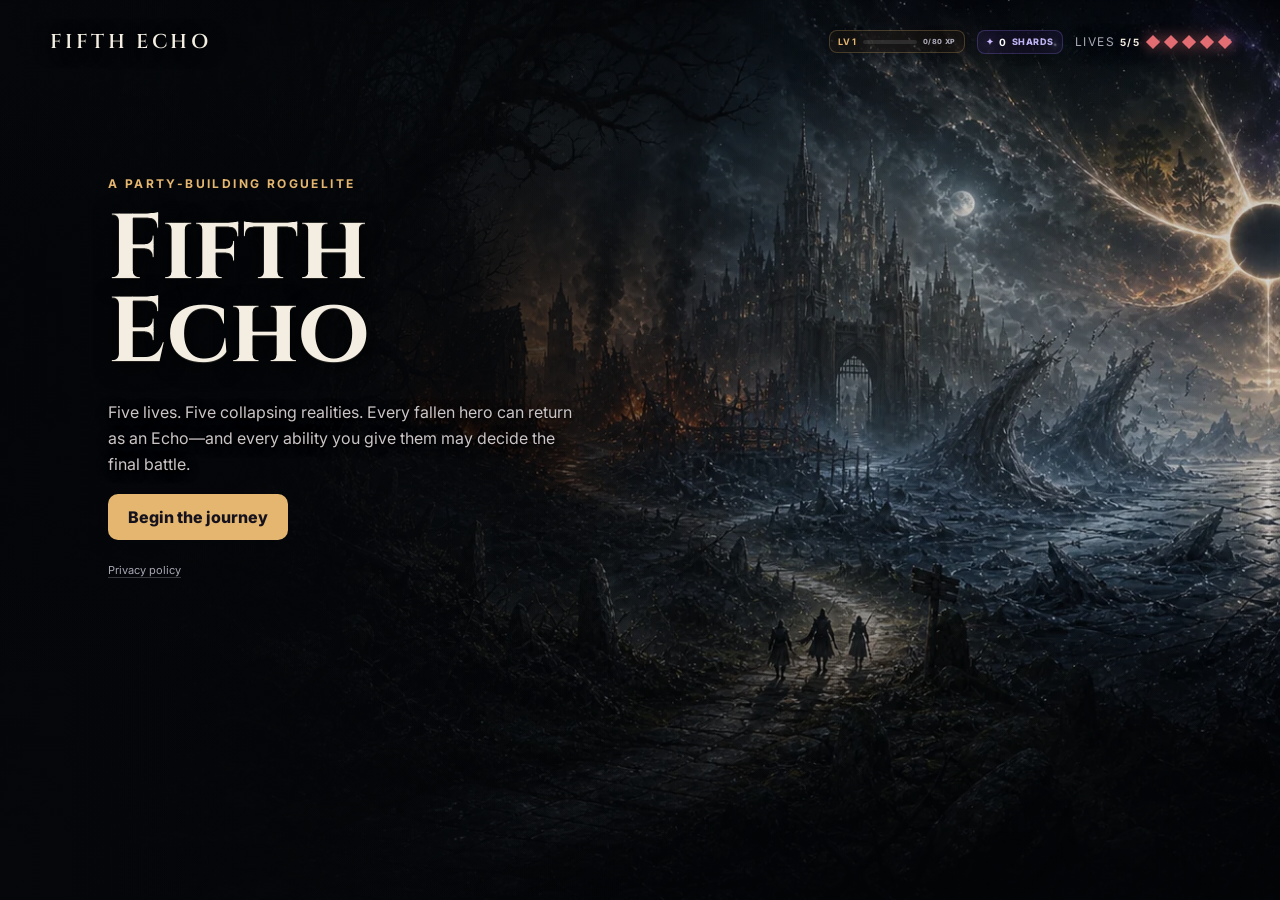
<file: index.html>
<!doctype html>
<html lang="en">
<head>
  <meta charset="UTF-8" />
  <meta name="viewport" content="width=device-width, initial-scale=1.0" />
  <meta name="theme-color" content="#090a12" />
  <meta http-equiv="Cache-Control" content="no-cache, no-store, must-revalidate" />
  <meta http-equiv="Pragma" content="no-cache" />
  <meta http-equiv="Expires" content="0" />
  <title>Fifth Echo</title>
  <link rel="icon" type="image/webp" href="assets/ui/nyx-app-icon-v1.webp" />
  <link rel="preconnect" href="https://fonts.googleapis.com">
  <link rel="preconnect" href="https://fonts.gstatic.com" crossorigin>
  <link href="https://fonts.googleapis.com/css2?family=Cinzel:wght@500;600;700&family=Inter:wght@400;500;600;700&display=swap" rel="stylesheet">
  <link rel="preload" as="image" href="assets/ui/fifth-echo-title-journey-v1.webp" fetchpriority="high">
  <link rel="preload" as="image" href="assets/scenes/verdant-1-threshold.webp">
  <link rel="preload" as="image" href="assets/enemies/cinematic/thorn-wretch-cutout.webp" fetchpriority="high">
  <link rel="stylesheet" href="styles.css?v=frozen-route-1" />
</head>
<body>
  <div class="noise"></div>
  <main id="app"></main>
  <script src="game.js?v=frozen-route-1"></script>
</body>
</html>
</file>
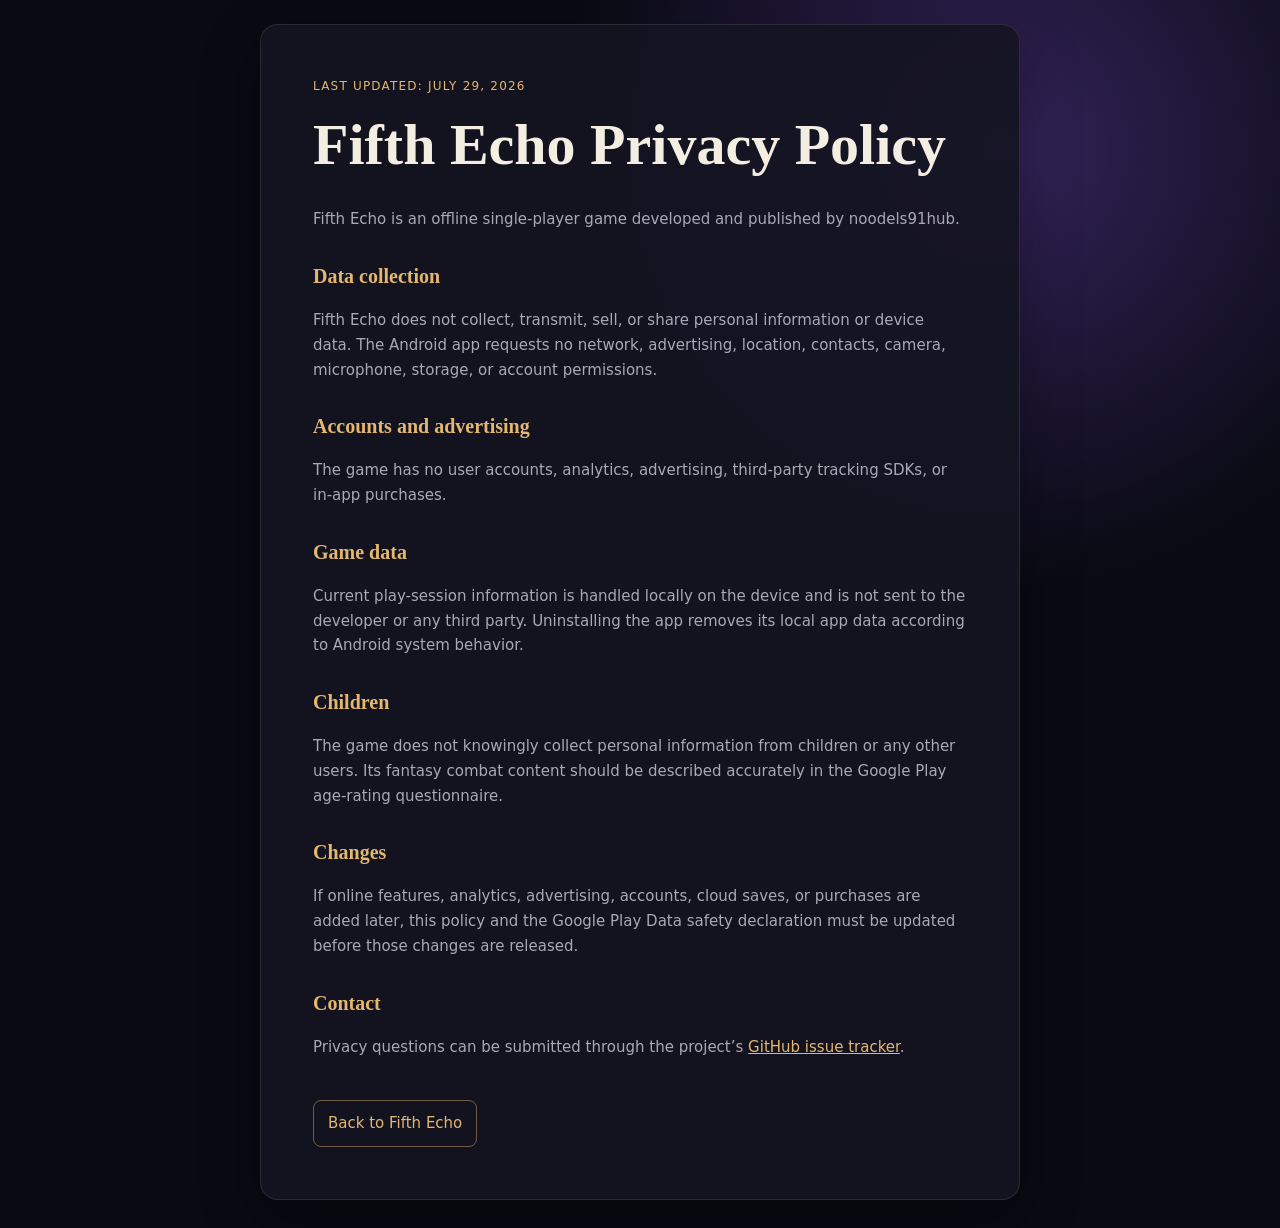
<file: privacy.html>
<!doctype html>
<html lang="en">
<head>
  <meta charset="UTF-8" />
  <meta name="viewport" content="width=device-width,initial-scale=1,viewport-fit=cover" />
  <meta name="theme-color" content="#090a12" />
  <title>Fifth Echo Privacy Policy</title>
  <style>
    :root { color-scheme:dark;--ink:#f4eee2;--muted:#aaa8b6;--gold:#e4b66f;--panel:#151522; }
    * { box-sizing:border-box; }
    body { margin:0;min-height:100vh;padding:max(24px,env(safe-area-inset-top)) max(20px,env(safe-area-inset-right)) max(28px,env(safe-area-inset-bottom)) max(20px,env(safe-area-inset-left));background:radial-gradient(circle at 78% 12%,#33235a 0,transparent 30%),#090a12;color:var(--ink);font:15px/1.65 system-ui,sans-serif; }
    main { width:min(760px,100%);margin:auto;padding:clamp(24px,5vw,52px);border:1px solid rgba(255,255,255,.1);border-radius:18px;background:rgba(21,21,34,.9);box-shadow:0 20px 60px rgba(0,0,0,.3); }
    h1,h2 { font-family:Georgia,serif; }
    h1 { margin:0 0 8px;font-size:clamp(34px,7vw,58px); }
    h2 { margin:28px 0 6px;color:var(--gold);font-size:20px; }
    p,li { color:var(--muted); }
    a { color:var(--gold); }
    .updated { color:var(--gold);font-size:12px;text-transform:uppercase;letter-spacing:.1em; }
    .back { display:inline-block;margin-top:26px;padding:10px 14px;border:1px solid rgba(228,182,111,.45);border-radius:8px;text-decoration:none; }
  </style>
</head>
<body>
  <main>
    <div class="updated">Last updated: July 29, 2026</div>
    <h1>Fifth Echo Privacy Policy</h1>
    <p>Fifth Echo is an offline single-player game developed and published by noodels91hub.</p>

    <h2>Data collection</h2>
    <p>Fifth Echo does not collect, transmit, sell, or share personal information or device data. The Android app requests no network, advertising, location, contacts, camera, microphone, storage, or account permissions.</p>

    <h2>Accounts and advertising</h2>
    <p>The game has no user accounts, analytics, advertising, third-party tracking SDKs, or in-app purchases.</p>

    <h2>Game data</h2>
    <p>Current play-session information is handled locally on the device and is not sent to the developer or any third party. Uninstalling the app removes its local app data according to Android system behavior.</p>

    <h2>Children</h2>
    <p>The game does not knowingly collect personal information from children or any other users. Its fantasy combat content should be described accurately in the Google Play age-rating questionnaire.</p>

    <h2>Changes</h2>
    <p>If online features, analytics, advertising, accounts, cloud saves, or purchases are added later, this policy and the Google Play Data safety declaration must be updated before those changes are released.</p>

    <h2>Contact</h2>
    <p>Privacy questions can be submitted through the project’s <a href="https://github.com/noodels91hub/fifth-echo/issues">GitHub issue tracker</a>.</p>

    <a class="back" href="index.html">Back to Fifth Echo</a>
  </main>
</body>
</html>
</file>
<file: styles.css>
:root {
  --ink: #f4eee2;
  --muted: #aaa8b6;
  --panel: rgba(21, 21, 34, .82);
  --line: rgba(255,255,255,.1);
  --gold: #e4b66f;
  --violet: #8d78e8;
  --danger: #e26d73;
  --heal: #70c69b;
}
* { box-sizing: border-box; }
html { -webkit-tap-highlight-color:transparent; }
body {
  margin: 0; min-height: 100vh; color: var(--ink); font-family: Inter, sans-serif;
  background: radial-gradient(circle at 75% 15%, #33235a 0, transparent 27%), radial-gradient(circle at 12% 80%, #123e3c 0, transparent 30%), #090a12;
}
body::before { content:""; position:fixed; inset:0; background:linear-gradient(115deg, transparent 40%, rgba(255,255,255,.025) 50%, transparent 60%); pointer-events:none; }
.noise { position:fixed; inset:0; opacity:.035; pointer-events:none; background-image:url("data:image/svg+xml,%3Csvg viewBox='0 0 180 180' xmlns='http://www.w3.org/2000/svg'%3E%3Cfilter id='n'%3E%3CfeTurbulence type='fractalNoise' baseFrequency='.8' numOctaves='3'/%3E%3C/filter%3E%3Crect width='100%25' height='100%25' filter='url(%23n)'/%3E%3C/svg%3E"); }
button { font:inherit;touch-action:manipulation; }
.shell { width:min(1180px, calc(100% - 32px)); margin:auto; padding:28px 0 48px; }
.topbar { display:flex; justify-content:space-between; align-items:center; margin-bottom:28px; gap:16px; }
.brand { flex:0 0 auto;font:600 20px Cinzel,serif;letter-spacing:.17em;white-space:nowrap; }
.run-meta { display:flex;align-items:center;justify-content:flex-end;gap:12px; }
.expedition-progress { display:grid;grid-template-columns:auto 54px auto;align-items:center;gap:6px;padding:5px 8px;border:1px solid rgba(228,182,111,.25);border-radius:8px;background:rgba(43,31,21,.34);color:var(--gold);font-size:8px;font-weight:800;letter-spacing:.05em;white-space:nowrap; }
.expedition-progress b { font-size:9px; }
.expedition-progress small { color:var(--muted);font-size:7px; }
.xp-bar { width:54px;height:4px;overflow:hidden;border-radius:999px;background:rgba(255,255,255,.1); }
.xp-bar i { display:block;height:100%;border-radius:inherit;background:linear-gradient(90deg,#a989e9,var(--gold));box-shadow:0 0 8px rgba(228,182,111,.45); }
.expedition-progress.max-level { border-color:rgba(228,182,111,.46);background:rgba(86,61,28,.28); }
.shards { display:flex;align-items:center;gap:5px;padding:5px 8px;border:1px solid rgba(141,120,232,.27);border-radius:8px;background:rgba(41,31,78,.34);color:#bdb2f1;font-size:9px;font-weight:800;letter-spacing:.06em;text-transform:uppercase;white-space:nowrap; }
.shards span { color:#cbbcff;text-shadow:0 0 12px rgba(141,120,232,.7); }
.shards b { color:#fff;font-size:10px; }
.lives { display:flex; gap:8px; align-items:center; color:var(--muted); font-size:12px; letter-spacing:.12em; text-transform:uppercase; }
.lives b { color:var(--ink);font-size:10px; }
.life { width:10px; height:10px; transform:rotate(45deg); background:var(--danger); box-shadow:0 0 14px rgba(226,109,115,.7); }
.life.lost { background:#363643; box-shadow:none; }
.test-nav { display:flex;align-items:center;gap:5px;padding:4px 6px;border:1px solid rgba(255,255,255,.12);border-radius:8px;background:rgba(7,8,12,.55);color:var(--muted);font-size:8px;letter-spacing:.09em;text-transform:uppercase; }
.test-nav label { display:flex;align-items:center;gap:4px; }
.test-nav label small { color:var(--muted);font-size:7px;letter-spacing:.08em; }
.test-nav select { height:23px;min-width:47px;padding:0 17px 0 6px;border:1px solid rgba(255,255,255,.13);border-radius:5px;background:#171921;color:var(--gold);font:800 8px Inter,sans-serif;letter-spacing:.05em;cursor:pointer; }
.test-nav select:hover:not(:disabled),.test-nav select:focus-visible { border-color:var(--gold);outline:none; }
.test-nav select:disabled { opacity:.35;cursor:default; }
.test-nav>i { width:1px;height:15px;margin:0 2px;background:rgba(255,255,255,.13); }
.panel { background:var(--panel); border:1px solid var(--line); border-radius:18px; backdrop-filter:blur(15px); box-shadow:0 18px 60px rgba(0,0,0,.28); }
.hero { max-width:760px; padding:60px; margin:8vh auto 0; position:relative; overflow:hidden; }
.hero::after { content:"V"; position:absolute; right:-12px; bottom:-80px; font:700 270px Cinzel; color:rgba(255,255,255,.025); }
.title-screen { position:relative;min-height:100svh;overflow:hidden;isolation:isolate;background:#06080c; }
.title-screen::before { content:"";position:absolute;z-index:-2;inset:0;background:linear-gradient(90deg,rgba(3,5,8,.68) 0%,rgba(3,5,8,.38) 34%,rgba(3,5,8,.05) 68%),linear-gradient(180deg,rgba(3,5,8,.18),rgba(3,5,8,.08) 54%,rgba(3,5,8,.72)),url("assets/ui/fifth-echo-title-journey-v1.webp") center/cover no-repeat;transform:scale(1.015);animation:titleJourneyDrift 24s ease-in-out infinite alternate; }
.title-screen::after { content:"";position:absolute;z-index:-1;inset:0;pointer-events:none;background:radial-gradient(circle at 76% 31%,rgba(228,182,111,.1),transparent 24%),linear-gradient(90deg,rgba(6,8,12,.55),transparent 52%); }
.title-screen .shell { position:relative;z-index:1; }
.title-screen .topbar { margin-bottom:0;text-shadow:0 3px 18px #000; }
.title-screen .hero { isolation:isolate;max-width:590px;margin:clamp(28px,7vh,84px) 0 0;padding:clamp(34px,5vw,58px);overflow:visible;border:0;border-radius:0;background:transparent;backdrop-filter:none;box-shadow:none; }
.title-screen .hero::before { content:"";position:absolute;z-index:-1;inset:-34px -110px -36px -12vw;pointer-events:none;background:radial-gradient(ellipse at 34% 52%,rgba(3,5,8,.8) 0%,rgba(3,5,8,.58) 40%,rgba(3,5,8,.2) 66%,transparent 78%); }
.title-screen .hero::after { display:none; }
.title-screen .hero h1 { text-shadow:0 4px 22px rgba(0,0,0,.95),0 1px 0 rgba(255,236,197,.18); }
.title-screen .hero p { max-width:470px;color:#cbc5c8;text-shadow:0 2px 12px #000,0 1px 2px #000; }
.title-actions { display:flex;align-items:center;gap:10px;flex-wrap:wrap; }
.save-summary { display:grid;gap:3px;max-width:430px;margin:0 0 16px;padding:7px 12px;border:0;border-left:2px solid rgba(228,182,111,.72);border-radius:0;background:linear-gradient(90deg,rgba(7,9,14,.52),transparent 88%);box-shadow:none; }
.save-summary span { color:var(--gold);font-size:9px;font-weight:800;letter-spacing:.14em;text-transform:uppercase; }
.save-summary b { font:600 14px Cinzel,serif;color:var(--ink); }
.save-summary small { color:var(--muted);font-size:10px; }
@keyframes titleJourneyDrift { from{transform:scale(1.015) translate3d(0,0,0)} to{transform:scale(1.045) translate3d(-.5%,0,0)} }
.eyebrow { color:var(--gold); font-weight:700; font-size:12px; text-transform:uppercase; letter-spacing:.2em; }
h1,h2,h3 { font-family:Cinzel,serif; margin:0; }
h1 { font-size:clamp(48px,9vw,92px); line-height:.9; margin:18px 0 24px; }
h2 { font-size:clamp(28px,4vw,44px); }
p { line-height:1.65; color:var(--muted); }
.primary,.secondary,.ability-btn { border:0; border-radius:10px; padding:13px 20px; cursor:pointer; transition:.2s; color:#16121d; background:var(--gold); font-weight:800; }
.primary:hover,.ability-btn:hover { transform:translateY(-2px); filter:brightness(1.08); }
.secondary { color:var(--ink); background:rgba(255,255,255,.08); border:1px solid var(--line); }
.legal-row { margin-top:18px; }
.privacy-link { color:var(--muted);font-size:11px;text-decoration:none;border-bottom:1px solid rgba(255,255,255,.2); }
.privacy-link:hover,.privacy-link:focus-visible { color:var(--gold);border-color:var(--gold);outline:none; }
.section-head { display:flex; justify-content:space-between; align-items:end; margin-bottom:22px; gap:12px; }
.section-head p { margin:4px 0 0; }
.lobby-screen { position:relative;z-index:1; }
.lobby-screen::before { content:"";position:fixed;z-index:-2;inset:0;pointer-events:none;background:linear-gradient(180deg,rgba(4,6,10,.62),rgba(5,7,11,.78) 58%,rgba(5,7,11,.94)),linear-gradient(90deg,rgba(5,7,11,.46),rgba(5,7,11,.12) 58%,rgba(5,7,11,.5)),url("assets/ui/fifth-echo-title-journey-v1.webp") center/cover no-repeat; }
.lobby-screen::after { content:"";position:fixed;z-index:-1;inset:0;pointer-events:none;background:radial-gradient(circle at 72% 28%,rgba(228,182,111,.08),transparent 24%),linear-gradient(180deg,transparent 45%,rgba(4,6,10,.44)); }
.lobby-screen .topbar,.lobby-screen .section-head { text-shadow:0 2px 14px rgba(0,0,0,.95); }
.roster { display:grid; grid-template-columns:repeat(5,1fr); gap:12px; }
.hero-card,.member-card,.enemy-card,.reward-card { position:relative; padding:18px; text-align:left; color:var(--ink); background:linear-gradient(145deg,rgba(255,255,255,.065),rgba(255,255,255,.018)); border:1px solid var(--line); border-radius:14px; }
button.hero-card { cursor:pointer; }
.hero-card:hover { border-color:rgba(228,182,111,.55); transform:translateY(-2px); }
.hero-card.selected { border-color:var(--gold); background:linear-gradient(145deg,rgba(228,182,111,.18),rgba(255,255,255,.02)); box-shadow:0 0 0 2px rgba(228,182,111,.1); }
.hero-card { padding:0; overflow:hidden; min-height:390px; transition:.2s; }
.portrait-stage { height:205px; position:relative; display:grid; place-items:center; overflow:hidden; background:radial-gradient(circle at 50% 20%,rgba(141,120,232,.22),transparent 60%),rgba(0,0,0,.18); border-bottom:1px solid var(--line); }
.portrait-stage > .portrait { margin:0; font-size:48px; }
.hero-art { width:100%;height:100%;object-fit:cover;object-position:center 24%;display:block;transition:transform .35s ease; }
.hero-card:hover .hero-art { transform:scale(1.035); }
.hero-card.with-art .portrait-stage::after { content:"";position:absolute;inset:0;background:linear-gradient(to bottom,transparent 48%,rgba(9,10,18,.88) 100%);pointer-events:none; }
.vitality { position:absolute;z-index:1;right:10px;bottom:9px;padding:5px 8px;border-radius:999px;background:rgba(9,10,18,.82);border:1px solid rgba(226,109,115,.35);color:#f3a1a6;font-size:10px;font-weight:800;box-shadow:0 4px 12px rgba(0,0,0,.3); }
.card-copy { padding:15px; }
.card-copy h3 { font-size:20px;margin:4px 0 12px; }
.card-copy p { font-size:11px;line-height:1.45;margin:9px 0 12px; }
.signature { display:flex;justify-content:space-between;align-items:center;padding:8px 9px;border:1px solid rgba(141,120,232,.25);border-radius:7px;background:rgba(141,120,232,.11);font-size:11px;font-weight:700;color:#d4cdf7; }
.signature b { color:var(--violet); }
.passive { color:var(--gold);font-size:9px;font-weight:700;letter-spacing:.13em;text-transform:uppercase; }
.passive small { display:block;margin-top:4px;color:var(--muted);font-size:8px;font-weight:500;letter-spacing:0;line-height:1.35;text-transform:none; }
.portrait { font-size:34px; margin-bottom:32px; }
.class { color:var(--gold); font-size:11px; font-weight:700; letter-spacing:.12em; text-transform:uppercase; }
.hero-card h3,.member-card h3 { font:600 18px Inter; margin:5px 0; }
.tag { display:inline-block; font-size:11px; color:var(--muted); padding:5px 8px; background:rgba(255,255,255,.05); border-radius:6px; margin-top:8px; }
.action-row { display:flex; justify-content:flex-end; margin-top:20px; }
.echo-archive { display:grid;grid-template-columns:minmax(230px,.7fr) minmax(0,1.3fr);gap:16px;margin:0 0 20px;padding:18px;border-color:rgba(141,120,232,.35);background:linear-gradient(135deg,rgba(75,57,130,.2),rgba(9,10,17,.78)); }
.echo-archive-copy h3 { margin:4px 0 6px;font:600 18px Cinzel,serif; }
.echo-archive-copy p { margin:0;color:var(--muted);font-size:11px;line-height:1.5; }
.echo-archive-copy b { color:#cbbffc; }
.echo-options { display:flex;gap:9px;overflow-x:auto;padding:2px; }
.echo-option { flex:0 0 min(235px,80vw);display:grid;grid-template-columns:48px minmax(70px,1fr) auto;align-items:center;gap:8px;padding:8px;border:1px solid rgba(255,255,255,.12);border-radius:10px;background:rgba(7,8,13,.55); }
.echo-option.active { border-color:rgba(141,120,232,.72);box-shadow:0 0 0 2px rgba(141,120,232,.09); }
.echo-option-art { width:48px;height:58px;overflow:hidden;border-radius:7px;background:rgba(141,120,232,.1); }
.echo-option-art img { width:100%;height:100%;object-fit:cover;filter:grayscale(.35) saturate(.65) hue-rotate(8deg); }
.echo-option span { color:#bdb2f1;font-size:8px;font-weight:800;letter-spacing:.1em;text-transform:uppercase; }
.echo-option h4 { margin:2px 0;font:600 14px Cinzel,serif; }
.echo-option p { margin:0;color:var(--muted);font-size:9px; }
.echo-loadout-action { display:grid;gap:5px; }
.echo-loadout-action button { min-width:64px;padding:7px 8px;border:1px solid rgba(141,120,232,.3);border-radius:6px;background:rgba(141,120,232,.08);color:#d8d1f6;font-size:8px;font-weight:800;cursor:pointer; }
.echo-loadout-action button.selected { border-color:#a994ff;background:rgba(141,120,232,.3);color:#fff; }
.echo-loadout-action button:disabled { opacity:.42;cursor:default; }
.game-grid { display:grid; grid-template-columns:1fr 1.15fr; gap:18px; }
.world-panel { grid-column:1/-1; padding:18px 22px; display:flex; justify-content:space-between; align-items:center; }
.world-title { display:flex; gap:14px; align-items:center; }
.world-number { color:var(--gold); font:600 28px Cinzel; }
.path { display:flex; align-items:center; gap:6px; }
.node { width:34px;height:34px;border-radius:50%;display:grid;place-items:center;background:#262635;color:#777687;border:1px solid var(--line);font-size:12px; }
.node.active { background:var(--gold); color:#201827; box-shadow:0 0 22px rgba(228,182,111,.3); }
.node.done { background:#49695e;color:#bfe8d2; }
.node.elite-node { border-color:rgba(141,120,232,.45); }
.dash { width:28px;height:1px;background:var(--line); }
.party-panel,.battle-panel { padding:22px; }
.battle-panel.story-scene { position:relative;overflow:hidden;isolation:isolate;background:rgba(10,11,18,.9); }
.battle-panel.story-scene::before { content:"";position:absolute;z-index:0;inset:0;background:linear-gradient(to bottom,rgba(8,9,14,.18) 0,rgba(8,9,14,.58) 40%,rgba(8,9,14,.97) 82%),var(--scene) center top/cover no-repeat; }
.battle-panel.story-scene > * { position:relative;z-index:1; }
.scene-intro { padding:14px 16px;margin-bottom:12px;border-radius:10px;background:rgba(7,8,13,.7);border:1px solid rgba(255,255,255,.12);backdrop-filter:blur(7px);box-shadow:0 10px 28px rgba(0,0,0,.25); }
.scene-kicker { color:var(--gold);font:600 15px Cinzel,serif;letter-spacing:.08em; }
.scene-intro p { margin:5px 0 0;color:#d2ced1;font-size:11px;line-height:1.5; }
.party-list { display:grid; gap:10px; margin-top:18px; }
.member-card { padding:14px; }
.member-top { display:flex; align-items:center; gap:10px; }
.member-top .portrait { margin:0;font-size:24px; }
.member-avatar { width:62px;height:62px;flex:0 0 62px;border-radius:10px;overflow:hidden;display:grid;place-items:center;background:rgba(255,255,255,.06);border:1px solid var(--line);font-size:26px; }
.member-avatar img { width:100%;height:100%;object-fit:cover;object-position:center 22%;display:block; }
.hp-row { display:flex; align-items:center; gap:10px; margin-top:10px; font-size:11px; color:var(--muted); }
.bar { height:6px; background:#30303d; border-radius:8px; overflow:hidden; flex:1; }
.bar > span { display:block; height:100%; background:var(--heal); transition:width .35s; }
.bar.enemy > span { background:var(--danger); }
.mini-abilities { display:flex;flex-wrap:wrap;gap:5px;margin-top:9px; }
.mini { font-size:10px;padding:4px 6px;border-radius:5px;background:rgba(141,120,232,.13);color:#c5baf7; }
.enemy-zone { min-height:276px; display:grid;grid-template-columns:repeat(auto-fit,minmax(180px,1fr));gap:12px;align-items:stretch; }
.enemy-art { height:150px;display:grid;place-items:center;font-size:70px;filter:drop-shadow(0 10px 24px rgba(0,0,0,.5)); }
.enemy-card { width:100%;padding:12px;overflow:hidden; }
button.enemy-card { font:inherit;cursor:pointer;transition:.2s; }
button.enemy-card:hover:not(:disabled) { transform:translateY(-2px);border-color:rgba(228,182,111,.48); }
.enemy-card.targeted { border-color:var(--gold);box-shadow:0 0 0 2px rgba(228,182,111,.12),0 12px 28px rgba(0,0,0,.25); }
.enemy-card.defeated { opacity:.38;filter:grayscale(.8); }
.enemy-portrait { height:150px;margin:-12px -12px 12px;overflow:hidden;border-bottom:1px solid var(--line);background:#10121a; }
.enemy-portrait img { width:100%;height:100%;object-fit:cover;object-position:center 24%;display:block;transition:transform .25s; }
.enemy-card:hover .enemy-portrait img { transform:scale(1.035); }
.enemy-card:hover .enemy-portrait img.mirrored { transform:scaleX(-1) scale(1.035); }
.enemy-portrait img.mirrored { transform:scaleX(-1); }
.enemy-card h2 { font-size:19px;margin:5px 0 10px; }
.intent { color:#eaa0a4;font-size:12px;margin-top:12px; }
.encounter-label { display:inline-flex;align-items:center;margin:0 0 12px;padding:6px 9px;border:1px solid var(--line);border-radius:7px;color:var(--muted);font-size:10px;font-weight:800;letter-spacing:.14em;text-transform:uppercase;background:rgba(255,255,255,.035); }
.encounter-label.elite { color:#cbbffc;border-color:rgba(141,120,232,.4);background:rgba(141,120,232,.1); }
.encounter-label.boss { color:#f2c17a;border-color:rgba(228,182,111,.45);background:rgba(228,182,111,.1); }
.turn-label { margin:16px 0 8px; color:var(--muted);font-size:11px;text-transform:uppercase;letter-spacing:.16em; }
.abilities { display:grid;grid-template-columns:repeat(2,1fr);gap:8px; }
.ability-btn { position:relative;display:flex;align-items:center;gap:9px;background:rgba(141,120,232,.13); color:var(--ink); border:1px solid rgba(141,120,232,.32); text-align:left; padding:10px; font-weight:600; }
.ability-btn small { color:var(--muted);display:block;margin-top:4px;font-weight:400; }
.ability-btn:disabled { opacity:.35;cursor:not-allowed;transform:none; }
.ability-btn.locked { opacity:.48;cursor:default;transform:none; }
.ability-icon { width:32px;height:32px;flex:0 0 32px;display:grid;place-items:center;border-radius:8px;background:rgba(255,255,255,.07);font-size:18px; }
.ability-name { font-size:12px; }
.ability-tooltip { position:absolute;z-index:8;left:50%;bottom:calc(100% + 9px);width:220px;max-width:80vw;padding:9px 11px;border-radius:8px;transform:translate(-50%,5px);background:#090a12;border:1px solid rgba(228,182,111,.35);box-shadow:0 12px 30px rgba(0,0,0,.45);color:var(--ink);font-size:11px;font-weight:400;line-height:1.45;opacity:0;visibility:hidden;pointer-events:none;transition:.16s; }
.ability-tooltip::after { content:"";position:absolute;left:50%;top:100%;transform:translateX(-50%);border:6px solid transparent;border-top-color:rgba(228,182,111,.35); }
.ability-btn:hover .ability-tooltip,.ability-btn:focus-visible .ability-tooltip { opacity:1;visibility:visible;transform:translate(-50%,0); }
.log { height:92px;overflow:auto;margin-top:14px;padding:10px;border-radius:9px;background:rgba(0,0,0,.18);color:var(--muted);font-size:11px;line-height:1.6; }
.log b { color:var(--ink); }
.echo-banner { padding:9px 12px; border:1px solid rgba(141,120,232,.35); background:rgba(141,120,232,.1);color:#cbbffc;border-radius:8px;font-size:11px;margin-bottom:12px; }
.overlay { position:fixed;inset:0;background:rgba(5,5,10,.8);backdrop-filter:blur(12px);display:grid;place-items:center;padding:max(18px,env(safe-area-inset-top)) max(18px,env(safe-area-inset-right)) max(18px,env(safe-area-inset-bottom)) max(18px,env(safe-area-inset-left));z-index:40; }
.modal { width:min(780px,100%);padding:32px;max-height:92vh;overflow:auto; }
.reward-modal { width:min(1040px,100%);padding:26px;background:linear-gradient(150deg,rgba(22,22,34,.98),rgba(10,11,18,.98));box-shadow:0 28px 90px rgba(0,0,0,.62),inset 0 1px rgba(255,255,255,.035); }
.reward-heading { display:grid;grid-template-columns:minmax(0,1fr) minmax(310px,.78fr);gap:22px;align-items:end; }
.reward-heading h2 { margin:5px 0 4px;font-size:clamp(24px,3vw,34px); }
.reward-heading>div>p { max-width:610px;margin:0;color:#b7afbd;font-size:11px;line-height:1.5; }
.reward-progression { display:grid;gap:5px;align-self:end; }
.reward-heading .level-up-ribbon,.reward-heading .reward-xp { margin:0; }
.rewards { display:grid;grid-template-columns:repeat(2,minmax(0,1fr));gap:14px;margin:17px 0; }
.reward-card { min-height:300px;display:flex;flex-direction:column;padding:18px;border-color:rgba(228,182,111,.25);overflow:hidden;background:linear-gradient(145deg,rgba(141,120,232,.08),rgba(255,255,255,.024)); }
.reward-card::after { content:"";position:absolute;right:-42px;top:-48px;width:150px;height:150px;border-radius:50%;background:radial-gradient(circle,rgba(141,120,232,.16),transparent 68%);pointer-events:none; }
.reward-choice-top { position:relative;z-index:1;display:flex;align-items:center;gap:11px;margin-bottom:12px; }
.reward-ability-icon { width:50px;height:50px;display:grid;place-items:center;border:1px solid rgba(255,255,255,.12);border-radius:12px;background:linear-gradient(145deg,rgba(141,120,232,.22),rgba(255,255,255,.055));font-size:27px;box-shadow:inset 0 0 20px rgba(255,255,255,.03); }
.reward-number { display:block;margin-bottom:4px;color:#8f8798;font-size:8px;font-weight:900;letter-spacing:.14em;text-transform:uppercase; }
.reward-card h3 { margin:0 0 7px;font:600 21px Cinzel,serif; }
.ability-traits { display:flex;flex-wrap:wrap;gap:5px;margin-bottom:8px; }
.ability-traits span { padding:4px 7px;border:1px solid rgba(141,120,232,.22);border-radius:999px;background:rgba(141,120,232,.09);color:#c7bbec;font-size:8px;font-weight:800;letter-spacing:.05em;text-transform:uppercase; }
.reward-description { min-height:38px;margin:0 0 14px;color:#ded8e2;font-size:12px;line-height:1.55; }
.assign { display:grid;grid-template-columns:repeat(3,minmax(0,1fr));gap:6px;margin-top:auto;padding-top:11px;border-top:1px solid rgba(255,255,255,.07); }
.assign-label { grid-column:1/-1;color:#918b99;font-size:8px;font-weight:900;letter-spacing:.12em;text-transform:uppercase; }
.assign .reward-hero-target { min-width:0;display:grid;grid-template-columns:25px minmax(0,1fr) auto;align-items:center;gap:7px;padding:8px;border:1px solid var(--line);border-radius:8px;background:rgba(255,255,255,.045);color:var(--ink);text-align:left;cursor:pointer; }
.assign .reward-hero-target:hover { border-color:var(--gold);background:rgba(228,182,111,.1); }
.reward-hero-target>span:first-child { display:grid;place-items:center;width:25px;height:25px;border-radius:6px;background:rgba(255,255,255,.065);font-size:14px; }
.reward-hero-target>span:nth-child(2) { min-width:0;display:grid;gap:1px; }
.reward-hero-target b { overflow:hidden;text-overflow:ellipsis;font-size:10px;white-space:nowrap; }
.reward-hero-target small { overflow:hidden;text-overflow:ellipsis;color:var(--muted);font-size:7px;white-space:nowrap; }
.reward-hero-target em { color:var(--gold);font-size:7px;font-style:normal;font-weight:900;letter-spacing:.08em;text-transform:uppercase; }
.reward-hero-target.full { border-color:rgba(228,182,111,.28); }
.assigned { color:var(--heal);font-size:12px;margin-top:14px; }
.story-beat { margin:18px 0;padding:14px 16px;border-left:3px solid var(--gold);border-radius:0 9px 9px 0;background:rgba(228,182,111,.08); }
.story-beat span { color:var(--gold);font:600 13px Cinzel,serif;letter-spacing:.06em; }
.story-beat p { margin:5px 0 0;color:#d7d0c4;font-size:12px;line-height:1.55; }
.level-up-ribbon { display:grid;grid-template-columns:auto 1fr;gap:2px 12px;align-items:center;margin:12px 0;padding:10px 14px;border:1px solid rgba(228,182,111,.45);border-radius:10px;background:linear-gradient(100deg,rgba(228,182,111,.18),rgba(141,120,232,.12));box-shadow:0 0 28px rgba(228,182,111,.08); }
.level-up-ribbon span { grid-row:1/3;padding:5px 8px;border-radius:6px;background:var(--gold);color:#18121b;font-size:9px;font-weight:900;letter-spacing:.1em;text-transform:uppercase; }
.level-up-ribbon b { color:var(--ink);font:600 15px Cinzel,serif; }
.level-up-ribbon small { color:#d6c9ae;font-size:9px; }
.reward-xp { display:grid;grid-template-columns:auto 1fr auto;align-items:center;gap:8px;margin:10px 0 14px;padding:7px 10px;border-radius:8px;background:rgba(255,255,255,.035); }
.reward-xp>div:first-child { display:flex;align-items:center;gap:7px; }
.reward-xp b { color:var(--gold);font-size:10px; }
.reward-xp span,.reward-xp small { color:var(--muted);font-size:8px; }
.reward-xp-bar { min-width:100px;height:5px;overflow:hidden;border-radius:999px;background:rgba(255,255,255,.09); }
.reward-xp-bar i { display:block;height:100%;border-radius:inherit;background:linear-gradient(90deg,#8d78e8,var(--gold)); }
.death-title { color:var(--danger); }
.defeat-modal { width:min(920px,100%);text-align:center; }
.defeat-modal>p { max-width:660px;margin:8px auto 18px; }
.lost-progression { display:flex;align-items:center;justify-content:center;gap:9px;margin:-6px auto 14px;padding:7px 12px;width:max-content;max-width:100%;border:1px solid rgba(226,109,115,.24);border-radius:8px;background:rgba(226,109,115,.07); }
.lost-progression span { color:var(--gold);font:600 12px Cinzel,serif; }
.lost-progression b { color:#d9cedd;font-size:9px; }
.lost-progression small { color:var(--muted);font-size:8px; }
.death-echo-grid { display:grid;grid-template-columns:repeat(3,1fr);gap:12px; }
.death-echo-card { display:grid;grid-template-columns:64px 1fr;grid-template-rows:auto auto auto 1fr;gap:2px 10px;padding:10px;text-align:left;border:1px solid rgba(226,109,115,.24);border-radius:12px;background:linear-gradient(145deg,rgba(141,120,232,.12),rgba(255,255,255,.025));color:var(--ink);cursor:pointer; }
.death-echo-card:hover { border-color:#a994ff;transform:translateY(-2px);box-shadow:0 12px 28px rgba(0,0,0,.3); }
.death-echo-art { grid-row:1/5;width:64px;height:86px;overflow:hidden;border-radius:8px;background:rgba(0,0,0,.28); }
.death-echo-art img { width:100%;height:100%;object-fit:cover;filter:grayscale(.2) saturate(.65); }
.death-echo-card b { font:600 15px Cinzel,serif; }
.death-echo-card small { color:#c9c1ee;font-size:9px; }
.death-echo-card em { align-self:end;color:var(--gold);font-size:8px;font-style:normal;font-weight:900;letter-spacing:.08em;text-transform:uppercase; }
.life-loss-row { display:flex;justify-content:center;gap:12px;margin-top:22px; }
.life-loss-row .life { display:block;width:12px;height:12px; }
.final-defeat { text-align:center; }
.final-echo { margin:18px auto;padding:12px;border:1px solid rgba(141,120,232,.38);border-radius:10px;background:rgba(141,120,232,.12);color:#d8d1f6; }
@media(max-width:850px){.roster{grid-template-columns:repeat(2,1fr)}.game-grid{grid-template-columns:1fr}.world-panel{grid-column:auto}.path{display:none}.hero{padding:36px}.rewards{grid-template-columns:1fr}}
@media(max-width:700px){.echo-archive{grid-template-columns:1fr}.death-echo-grid{grid-template-columns:1fr}.run-meta{gap:7px}.test-nav>span,.test-nav label small{display:none}}
@media(max-width:520px){.shell{width:min(100% - 20px,1180px)}.roster{grid-template-columns:1fr 1fr}.hero-card{padding:13px}.portrait{margin-bottom:18px}.topbar{margin-bottom:18px}.world-panel{align-items:flex-start}.abilities{grid-template-columns:1fr}.lives{gap:6px}.life{width:8px;height:8px}}
@media(max-width:520px){.shards{font-size:0;padding:4px 6px}.shards b{font-size:9px}.lives>span{display:none}}
@media(max-width:520px){.expedition-progress{grid-template-columns:auto 38px;padding:4px 6px}.expedition-progress small{display:none}.xp-bar{width:38px}.reward-xp{grid-template-columns:auto 1fr}.reward-xp>small{grid-column:1/-1}.lost-progression{display:grid;gap:2px}}
@media(max-width:850px){.reward-heading{grid-template-columns:1fr}.reward-heading .reward-xp{width:100%}.swap-comparison{grid-template-columns:1fr}.swap-arrow{transform:rotate(90deg)}.equipped-ability-grid{grid-template-columns:1fr 1fr}}
@media(max-width:560px){.reward-modal{padding:17px}.assign{grid-template-columns:1fr}.equipped-ability-grid{grid-template-columns:1fr}.swap-panel-heading{display:grid}.cancel-swap{justify-self:start}}

/* Immersive combat layout */
.combat-screen { --scene:none;position:relative;min-height:100svh;isolation:isolate;overflow:hidden;background:#080a0d; }
.combat-screen::before { content:"";position:fixed;z-index:-3;inset:0;background:var(--scene) center/cover no-repeat;transform:scale(1.012); }
.combat-shade { position:fixed;z-index:-2;inset:0;pointer-events:none;background:linear-gradient(180deg,rgba(4,6,9,.58) 0%,rgba(5,7,9,.12) 30%,rgba(5,6,9,.22) 56%,rgba(4,5,8,.9) 100%),linear-gradient(90deg,rgba(6,7,10,.6),transparent 35%,transparent 70%,rgba(6,7,10,.38)); }
.combat-hud { padding:max(14px,env(safe-area-inset-top)) max(clamp(16px,3vw,46px),env(safe-area-inset-right)) 0 max(clamp(16px,3vw,46px),env(safe-area-inset-left)); }
.combat-topbar .topbar { margin:0 0 10px; }
.combat-topbar .brand { text-shadow:0 3px 18px #000; }
.world-strip { display:flex;align-items:center;justify-content:space-between;gap:22px;padding:10px 16px;border:1px solid rgba(255,255,255,.13);border-radius:14px;background:rgba(7,9,13,.62);backdrop-filter:blur(14px);box-shadow:0 12px 40px rgba(0,0,0,.28); }
.world-strip .world-title { gap:10px; }
.world-strip .world-number { font-size:22px; }
.world-strip h3 { font-size:16px; }
.world-strip .eyebrow { font-size:9px; }
.world-strip .node { width:26px;height:26px;font-size:9px;background:rgba(30,32,39,.78); }
.world-strip .node.active { background:var(--gold); }
.world-strip .node.done { background:#49695e; }
.world-strip .dash { width:20px; }
.battlefield { position:relative;min-height:calc(100svh - 106px);padding:10px max(clamp(16px,3vw,46px),env(safe-area-inset-right)) max(18px,env(safe-area-inset-bottom)) max(clamp(16px,3vw,46px),env(safe-area-inset-left));display:grid;grid-template-rows:minmax(300px,1fr) auto;gap:8px; }
.scene-story { position:absolute;z-index:4;top:14px;left:clamp(16px,3vw,46px);width:min(350px,34vw);padding:10px 13px;border-left:2px solid var(--gold);border-radius:0 9px 9px 0;background:rgba(5,7,9,.66);backdrop-filter:blur(10px);box-shadow:0 10px 34px rgba(0,0,0,.3); }
.scene-story .scene-kicker { font-size:13px; }
.scene-story p { margin:3px 0 0;font-size:10px;line-height:1.42;color:#d4d0cc; }
.combat-screen .echo-banner { position:absolute;z-index:5;top:14px;right:clamp(16px,3vw,46px);margin:0; }
.echo-hand { position:absolute;z-index:7;top:14px;right:clamp(16px,3vw,46px);width:min(260px,29vw);display:grid;gap:5px;padding:7px;border:1px solid rgba(141,120,232,.32);border-radius:12px;background:rgba(7,8,13,.7);box-shadow:0 12px 34px rgba(0,0,0,.35);backdrop-filter:blur(12px); }
.echo-hand-heading { display:flex;align-items:center;justify-content:space-between;gap:8px;padding:1px 3px 3px; }
.echo-hand-heading span { color:#bbaeff;font-size:8px;font-weight:900;letter-spacing:.14em;text-transform:uppercase; }
.echo-hand-heading b { color:#d6d0e9;font-size:7px;letter-spacing:.04em; }
.echo-support { position:relative;width:100%;display:grid;grid-template-columns:auto minmax(0,1fr);gap:2px 7px;padding:7px 9px;text-align:left;border:1px solid rgba(141,120,232,.38);border-radius:8px;background:linear-gradient(135deg,rgba(52,38,102,.82),rgba(7,9,13,.88));color:var(--ink);box-shadow:0 6px 16px rgba(0,0,0,.22);cursor:pointer; }
button.echo-support:hover:not(:disabled) { border-color:#ae9aff;transform:translateY(-1px); }
.echo-support:disabled,.echo-support.spent { opacity:.48;cursor:default; }
.echo-support .echo-type { grid-row:1/3;align-self:center;min-width:42px;padding:4px 5px;border-radius:5px;color:#cfc7ff;background:rgba(141,120,232,.18);font-size:7px;font-weight:900;letter-spacing:.08em;text-align:center;text-transform:uppercase; }
.echo-support .echo-type.heal { color:#aee6c2;background:rgba(71,143,98,.24); }
.echo-support .echo-type.damage { color:#f2b2b5;background:rgba(154,60,67,.24); }
.echo-support .echo-type.debuff { color:#d7bcff;background:rgba(111,69,156,.26); }
.echo-support b { min-width:0;overflow:hidden;text-overflow:ellipsis;white-space:nowrap;font:600 10px Cinzel,serif; }
.echo-support small { min-width:0;overflow:hidden;text-overflow:ellipsis;white-space:nowrap;color:#bbb4ce;font-size:7px; }
@media(max-width:620px){.echo-hand{top:76px;right:10px;width:min(230px,64vw)}}
.enemy-stage { position:relative;z-index:2;min-height:0;display:flex;flex-direction:column;justify-content:center;align-items:center;padding:20px 0 0; }
.enemy-stage .encounter-label { position:absolute;top:14px;left:50%;transform:translateX(-50%);margin:0;background:rgba(8,9,13,.74);backdrop-filter:blur(8px); }
.combat-screen .enemy-zone { width:min(100%,960px);min-height:0;display:grid;grid-template-columns:repeat(auto-fit,minmax(180px,1fr));gap:14px;align-items:end; }
.combat-screen .enemy-card { position:relative;width:100%;height:clamp(250px,34vh,380px);padding:0;display:flex;flex-direction:column;justify-content:flex-end;overflow:visible;border:1px solid rgba(255,255,255,.16);border-radius:16px;background:linear-gradient(180deg,rgba(8,10,12,.05),rgba(8,10,13,.7));box-shadow:0 18px 50px rgba(0,0,0,.3); }
.combat-screen .enemy-card:hover:not(:disabled) { transform:translateY(-3px); }
.combat-screen .enemy-card.targeted { border-color:rgba(228,182,111,.78);box-shadow:0 0 0 2px rgba(228,182,111,.12),0 20px 60px rgba(0,0,0,.4); }
.combat-screen .enemy-portrait { position:absolute;inset:0 0 64px;height:auto;margin:0;border:0;overflow:visible;background:transparent; }
.combat-screen .enemy-portrait img { object-fit:contain;object-position:center bottom;filter:drop-shadow(0 15px 22px rgba(0,0,0,.65)); }
.combat-screen .enemy-data { position:relative;z-index:2;padding:10px 12px;border-radius:0 0 15px 15px;text-align:left;background:linear-gradient(180deg,rgba(8,9,12,.78),rgba(6,7,10,.94));backdrop-filter:blur(8px);border-top:1px solid rgba(255,255,255,.1); }
.combat-screen .enemy-data .class { font-size:8px; }
.combat-screen .enemy-data h2 { margin:2px 0 5px;font-size:clamp(15px,1.5vw,20px); }
.combat-screen .enemy-data .hp-row { margin:0; }
.combat-screen .enemy-card.intending { border-color:rgba(226,109,115,.7);box-shadow:0 0 0 2px rgba(226,109,115,.1),0 20px 58px rgba(0,0,0,.42); }
.combat-screen .enemy-card.targeted.intending { border-color:var(--gold);box-shadow:0 0 0 2px rgba(228,182,111,.13),0 0 34px rgba(226,109,115,.13),0 20px 58px rgba(0,0,0,.42); }
.combat-screen .enemy-data .intent { position:absolute;z-index:4;right:9px;bottom:calc(100% + 9px);display:grid;justify-items:end;gap:1px;max-width:calc(100% - 18px);margin:0;padding:6px 8px;border:1px solid rgba(255,255,255,.12);border-radius:8px;text-align:right;background:rgba(7,8,11,.78);box-shadow:0 7px 22px rgba(0,0,0,.32);backdrop-filter:blur(8px); }
.combat-screen .enemy-data .intent b { color:#f0b1b4;font-size:9px;line-height:1.15;white-space:nowrap; }
.combat-screen .enemy-data .intent span { color:#f3e2df;font-size:8px;font-weight:800;white-space:nowrap; }
.combat-screen .enemy-data .intent small { color:#f0c67f;font-size:8px;font-weight:800;white-space:nowrap; }
.combat-screen .enemy-data .intent .intent-warning { color:#ffb06f;font-size:7px;font-style:normal;font-weight:900;line-height:1.2;white-space:nowrap;text-shadow:0 0 10px rgba(255,91,40,.28); }
.combat-screen .enemy-data .active-intent { border-color:rgba(226,109,115,.42);background:linear-gradient(135deg,rgba(91,30,39,.88),rgba(17,11,18,.88)); }
.combat-screen .enemy-data .waiting-intent { padding:4px 6px;opacity:.62; }
.combat-screen .enemy-data .waiting-intent b,.combat-screen .enemy-data .defeated-intent b { color:#aaa8b6;font-size:7px;letter-spacing:.08em;text-transform:uppercase; }
.enemy-statuses { display:flex;flex-wrap:wrap;gap:4px;margin:-1px 0 6px; }
.enemy-status { display:inline-flex;align-items:center;min-height:17px;padding:2px 5px;border:1px solid rgba(255,255,255,.16);border-radius:5px;font-size:7px;font-weight:900;line-height:1;letter-spacing:.03em;background:rgba(10,11,16,.72);box-shadow:0 3px 10px rgba(0,0,0,.2); }
.enemy-status.armor { border-color:rgba(128,184,220,.34);color:#b9ddf2;background:rgba(31,74,103,.44); }
.enemy-status.veil { border-color:rgba(174,139,232,.42);color:#e1c8ff;background:rgba(72,42,105,.48);box-shadow:0 0 12px rgba(150,100,221,.12); }
.enemy-status.poison { border-color:rgba(126,211,100,.38);color:#b8ed99;background:rgba(44,92,36,.4); }
.enemy-status.hex { border-color:rgba(181,119,236,.44);color:#e0b9ff;background:rgba(77,35,106,.48);box-shadow:0 0 12px rgba(154,75,215,.12); }
.enemy-status.weakened { border-color:rgba(182,139,232,.4);color:#d7b6ff;background:rgba(65,39,92,.46); }
.enemy-status.exposed { border-color:rgba(241,186,95,.42);color:#ffd58b;background:rgba(104,65,25,.44); }
.enemy-status.time { border-color:rgba(132,196,231,.44);color:#c9efff;background:rgba(30,74,103,.48);box-shadow:0 0 12px rgba(111,195,235,.12); }
.enemy-status.heated { border-color:rgba(255,128,67,.48);color:#ffc18f;background:rgba(116,42,19,.52);box-shadow:0 0 13px rgba(255,83,30,.18); }
.enemy-stage.count-1 .enemy-zone { display:flex;justify-content:center; }
.enemy-stage.count-1 .enemy-card { width:min(45vw,600px);height:clamp(330px,50vh,570px);border-color:transparent;background:transparent;box-shadow:none; }
.enemy-stage.count-1 .enemy-card.targeted { border-color:rgba(228,182,111,.45);background:linear-gradient(180deg,transparent 15%,rgba(8,10,13,.16));box-shadow:0 0 80px rgba(0,0,0,.16); }
.enemy-stage.count-1 .enemy-portrait { inset:-8px 0 68px; }
.enemy-stage.count-1 .enemy-portrait img { filter:drop-shadow(0 20px 30px rgba(0,0,0,.8)); }
.enemy-stage.count-1 .enemy-data { width:min(520px,92%);margin:0 auto 6px;border:1px solid rgba(255,255,255,.13);border-radius:12px;background:rgba(7,8,11,.79); }
.combat-screen.elite .enemy-stage.count-1 .enemy-card,.combat-screen.boss .enemy-stage.count-1 .enemy-card { width:min(52vw,680px);height:clamp(380px,55vh,640px); }
.command-deck { position:relative;z-index:6;display:grid;grid-template-columns:minmax(0,1fr) minmax(230px,300px);grid-template-rows:auto auto;gap:8px 12px;align-items:stretch; }
.action-tray,.combat-log { border:1px solid rgba(255,255,255,.13);border-radius:12px;background:rgba(7,8,12,.78);backdrop-filter:blur(15px);box-shadow:0 14px 40px rgba(0,0,0,.3); }
.action-tray { min-height:82px;padding:9px 11px; }
.action-heading { display:flex;align-items:center;justify-content:space-between;gap:12px;margin-bottom:7px; }
.action-heading div { display:flex;align-items:baseline;gap:8px; }
.action-heading span,.combat-log>span { color:var(--gold);font-size:8px;font-weight:800;letter-spacing:.14em;text-transform:uppercase; }
.action-heading strong { font:600 14px Cinzel,serif; }
.action-heading small { color:var(--muted);font-size:9px; }
.return-turn { padding:5px 8px;border:1px solid rgba(228,182,111,.35);border-radius:6px;color:var(--gold);background:rgba(228,182,111,.08);font-size:9px;cursor:pointer; }
.combat-screen .abilities { display:flex;flex-wrap:nowrap;gap:7px;overflow-x:auto;overflow-y:visible;padding:1px 0 3px;scrollbar-width:thin;scrollbar-color:rgba(228,182,111,.38) transparent; }
.combat-screen .ability-btn { flex:0 0 145px;max-width:180px;min-height:42px;padding:6px 9px;border:1px solid rgba(141,120,232,.35);background:rgba(35,29,64,.75);color:var(--ink); }
.combat-screen .ability-icon { width:27px;height:27px;flex-basis:27px;font-size:15px; }
.combat-screen .ability-name { font-size:10px; }
.combat-log { grid-column:2;grid-row:1;padding:9px 11px;color:#bbb8c0;font-size:9px;line-height:1.55;overflow:auto;max-height:86px; }
.combat-log,.modal { scrollbar-width:thin;scrollbar-color:rgba(228,182,111,.42) rgba(255,255,255,.035); }
.combat-log::-webkit-scrollbar,.modal::-webkit-scrollbar { width:7px;height:7px; }
.combat-log::-webkit-scrollbar-track,.modal::-webkit-scrollbar-track { background:rgba(255,255,255,.035);border-radius:999px; }
.combat-log::-webkit-scrollbar-thumb,.modal::-webkit-scrollbar-thumb { background:rgba(228,182,111,.42);border-radius:999px; }
.combat-log>span { display:block;margin-bottom:4px; }
.combat-log b { color:var(--ink); }
.hero-deck { grid-column:1/-1;grid-row:2;display:grid;grid-template-columns:repeat(3,minmax(0,1fr));gap:9px; }
.battle-hero-card { position:relative;min-height:82px;padding:8px;display:flex;align-items:stretch;gap:10px;overflow:hidden;text-align:left;color:var(--ink);border:1px solid rgba(255,255,255,.13);border-radius:12px;background:rgba(11,12,18,.78);backdrop-filter:blur(14px);box-shadow:0 12px 35px rgba(0,0,0,.28);cursor:pointer;transition:.18s; }
.battle-hero-card:hover:not(:disabled) { transform:translateY(-2px);border-color:rgba(228,182,111,.42); }
.battle-hero-card.inspected { border-color:rgba(228,182,111,.78);background:linear-gradient(125deg,rgba(228,182,111,.18),rgba(11,12,18,.82) 55%); }
.battle-hero-card.active-turn::after { content:"YOUR TURN";position:absolute;right:8px;top:7px;color:var(--gold);font-size:7px;font-weight:900;letter-spacing:.13em; }
.battle-hero-card.fallen { filter:grayscale(1);opacity:.45; }
.battle-hero-art { width:68px;flex:0 0 68px;overflow:hidden;border-radius:8px;background:#11141b; }
.battle-hero-art img { width:100%;height:100%;object-fit:cover;object-position:center 18%;display:block; }
.battle-hero-copy { flex:1;min-width:0;padding:3px 4px 1px 0; }
.battle-hero-copy .class { font-size:7px; }
.battle-hero-copy h3 { margin:2px 0 5px;font:600 14px Cinzel,serif; }
.battle-hero-copy .hp-row { margin:0;gap:6px; }
.battle-hero-copy .hp-row b { font-size:10px; }
.battle-hero-copy .hp-row small { font-size:8px;color:var(--muted); }
.loadout-count { display:block;margin-top:5px;color:#b9b1de;font-size:8px; }

@media(max-width:900px){
 .combat-screen { overflow:auto; }
 .battlefield { min-height:calc(100svh - 100px);grid-template-rows:minmax(330px,1fr) auto; }
 .scene-story { width:min(320px,60vw); }
 .enemy-stage.count-1 .enemy-card,.combat-screen.elite .enemy-stage.count-1 .enemy-card,.combat-screen.boss .enemy-stage.count-1 .enemy-card { width:min(74vw,600px); }
 .command-deck { grid-template-columns:1fr; }
 .combat-log { display:none; }
 .hero-deck { grid-column:1; }
}
@media(max-width:620px){
 .combat-hud { padding:9px 10px 0; }
 .combat-topbar .topbar { margin-bottom:7px; }
 .world-strip { padding:8px 10px; }
 .world-strip .path { display:none; }
 .battlefield { padding:8px 10px 14px;grid-template-rows:minmax(360px,1fr) auto; }
 .scene-story { position:relative;top:auto;left:auto;width:100%;grid-column:1;grid-row:1;align-self:start;margin-top:4px; }
 .enemy-stage { grid-column:1;grid-row:1;padding-top:70px; }
 .combat-screen .enemy-zone { grid-template-columns:repeat(auto-fit,minmax(110px,1fr));gap:7px; }
 .combat-screen .enemy-card { height:260px; }
 .enemy-stage.count-1 .enemy-card,.combat-screen.elite .enemy-stage.count-1 .enemy-card,.combat-screen.boss .enemy-stage.count-1 .enemy-card { width:94vw;height:390px; }
 .hero-deck { grid-template-columns:1fr; }
 .battle-hero-card { min-height:68px; }
 .action-heading small { display:none; }
}

/* Portrait enemy cards and four-slot command deck */
.enemy-stage.count-2 .enemy-zone { width:auto;grid-template-columns:repeat(2,minmax(210px,250px));justify-content:center; }
.enemy-stage.count-3 .enemy-zone { width:auto;grid-template-columns:repeat(3,minmax(185px,220px));justify-content:center; }
.enemy-stage.count-2 .enemy-card,.enemy-stage.count-3 .enemy-card { height:auto;aspect-ratio:4/5; }
.enemy-stage.count-2 .enemy-portrait,.enemy-stage.count-3 .enemy-portrait { background:rgba(6,8,10,.82);overflow:hidden; }
.enemy-stage.count-2 .enemy-portrait img,.enemy-stage.count-3 .enemy-portrait img { object-fit:contain;object-position:center bottom; }
.command-deck { grid-template-columns:minmax(320px,380px) minmax(0,1fr);grid-template-rows:auto;align-items:stretch; }
.action-tray { grid-column:1;grid-row:1; }
.combat-screen .abilities { display:grid;grid-template-columns:repeat(2,minmax(0,1fr));gap:7px;overflow:visible;padding:1px 0 0; }
.combat-screen .ability-btn { width:100%;max-width:none;min-width:0;min-height:42px; }
.hero-deck { grid-column:2;grid-row:1;align-self:stretch; }
.combat-log { position:absolute;right:0;bottom:calc(100% + 8px);width:min(300px,30vw);max-height:70px; }
.reward-card.swapping { border-color:rgba(228,182,111,.6);box-shadow:0 0 0 2px rgba(228,182,111,.08); }
.swap-status { display:grid;gap:2px;margin-top:auto;padding:10px;border:1px solid rgba(228,182,111,.32);border-radius:8px;background:rgba(228,182,111,.08); }
.swap-status span { color:var(--gold);font-size:9px;font-weight:900;letter-spacing:.06em;text-transform:uppercase; }
.swap-status small { color:#bdb4c2;font-size:8px; }
.swap-panel { margin:2px 0 17px;padding:16px;border:1px solid rgba(228,182,111,.36);border-radius:13px;background:linear-gradient(120deg,rgba(228,182,111,.075),rgba(141,120,232,.055));box-shadow:inset 0 1px rgba(255,255,255,.025); }
.swap-panel-heading { display:flex;align-items:flex-start;justify-content:space-between;gap:18px;margin-bottom:13px; }
.swap-panel-heading h3 { margin:3px 0 2px;font:600 18px Cinzel,serif; }
.swap-panel-heading p { margin:0;color:var(--muted);font-size:9px; }
.cancel-swap { flex:0 0 auto;padding:7px 10px;border:1px solid var(--line);border-radius:7px;background:rgba(255,255,255,.045);color:#c4bdca;font-size:8px;font-weight:800;cursor:pointer; }
.cancel-swap:hover { border-color:var(--gold);color:var(--ink); }
.swap-comparison { display:grid;grid-template-columns:210px 24px minmax(0,1fr);gap:10px;align-items:center; }
.swap-new-ability { align-self:stretch;padding:13px;border:1px solid rgba(141,120,232,.35);border-radius:10px;background:rgba(141,120,232,.09); }
.swap-new-ability>span,.equipped-choice>span { display:block;margin-bottom:8px;color:#9c94a5;font-size:7px;font-weight:900;letter-spacing:.12em;text-transform:uppercase; }
.swap-ability-title { display:flex;align-items:center;gap:9px; }
.swap-ability-title i { display:grid;place-items:center;width:38px;height:38px;border-radius:9px;background:rgba(255,255,255,.07);font-size:21px;font-style:normal; }
.swap-ability-title div { display:grid;gap:2px; }
.swap-ability-title b { font:600 14px Cinzel,serif; }
.swap-ability-title small { color:#bdb4d8;font-size:8px; }
.swap-new-ability p { margin:11px 0 0;color:#ddd6e0;font-size:10px;line-height:1.5; }
.swap-arrow { color:var(--gold);font-size:20px;text-align:center; }
.equipped-ability-grid { display:grid;grid-template-columns:repeat(2,minmax(0,1fr));gap:7px; }
.equipped-ability-grid button { min-width:0;display:grid;grid-template-columns:31px minmax(0,1fr);gap:8px;padding:9px;text-align:left;color:var(--ink);border:1px solid var(--line);border-radius:9px;background:rgba(255,255,255,.045);cursor:pointer; }
.equipped-ability-grid button:hover { border-color:var(--gold);background:rgba(228,182,111,.09);transform:translateY(-1px); }
.equipped-ability-grid button>i { display:grid;place-items:center;width:31px;height:31px;border-radius:7px;background:rgba(255,255,255,.065);font-size:17px;font-style:normal; }
.equipped-ability-grid button>span { min-width:0;display:grid;gap:2px; }
.equipped-ability-grid b { font-size:10px; }
.equipped-ability-grid em { color:#a99ec9;font-size:7px;font-style:normal; }
.equipped-ability-grid small { min-height:25px;color:#c8c1cc;font-size:8px;line-height:1.35; }
.equipped-ability-grid strong { margin-top:3px;color:var(--gold);font-size:7px;letter-spacing:.06em;text-transform:uppercase; }
.equipped-ability-grid button:disabled { opacity:.42;cursor:not-allowed;transform:none; }
.reward-modal.has-swap .reward-heading>div>p,.reward-modal.has-swap>.story-beat { display:none; }
.reward-modal.has-swap .reward-heading h2 { font-size:24px; }
.reward-modal.has-swap .reward-progression { gap:3px; }
.reward-modal.has-swap .level-up-ribbon { padding:7px 10px; }
.reward-modal.has-swap .rewards { margin:8px 0; }
.reward-modal.has-swap .reward-card { min-height:145px;padding:11px; }
.reward-modal.has-swap .reward-choice-top { margin-bottom:5px; }
.reward-modal.has-swap .reward-ability-icon { width:34px;height:34px;font-size:19px; }
.reward-modal.has-swap .reward-card h3 { font-size:16px; }
.reward-modal.has-swap .ability-traits { margin-bottom:3px; }
.reward-modal.has-swap .reward-description { min-height:0;margin-bottom:5px;font-size:9px; }
.reward-modal.has-swap .assigned,.reward-modal.has-swap .swap-status { margin-top:auto; }

@media(max-width:900px){
 .command-deck { grid-template-columns:1fr; }
 .action-tray { grid-column:1; }
 .hero-deck { grid-column:1;grid-row:2; }
 .enemy-stage.count-2 .enemy-zone { grid-template-columns:repeat(2,minmax(160px,220px)); }
 .enemy-stage.count-3 .enemy-zone { grid-template-columns:repeat(3,minmax(130px,190px)); }
}
@media(max-width:620px){
 .enemy-stage.count-2 .enemy-zone { grid-template-columns:repeat(2,minmax(120px,1fr));width:100%; }
 .enemy-stage.count-3 .enemy-zone { grid-template-columns:repeat(3,minmax(92px,1fr));width:100%; }
 .enemy-stage.count-2 .enemy-card,.enemy-stage.count-3 .enemy-card { height:auto;aspect-ratio:4/5; }
 .combat-screen .abilities { grid-template-columns:repeat(2,minmax(0,1fr)); }
}

/* Floating left command panel and native 2:3 enemy artwork */
.enemy-stage.count-2 .enemy-zone { grid-template-columns:repeat(2,minmax(185px,220px)); }
.enemy-stage.count-3 .enemy-zone { grid-template-columns:repeat(3,minmax(155px,190px)); }
.enemy-stage.count-2 .enemy-card,.enemy-stage.count-3 .enemy-card { height:auto;aspect-ratio:11/20; }
.enemy-stage.count-2 .enemy-portrait img,.enemy-stage.count-3 .enemy-portrait img { object-fit:cover;object-position:center center; }
.command-deck { display:block; }
.action-tray { position:absolute;left:0;bottom:calc(100% + clamp(48px,8vh,90px));width:clamp(240px,21vw,300px);min-height:0; }
.hero-deck { width:100%;grid-template-columns:repeat(3,minmax(0,1fr)); }
.combat-log { bottom:calc(100% + 8px); }

@media(max-width:900px){
 .command-deck { display:grid;grid-template-columns:1fr; }
 .action-tray { position:relative;left:auto;bottom:auto;width:auto;grid-column:1;grid-row:1; }
 .hero-deck { grid-column:1;grid-row:2; }
 .enemy-stage.count-2 .enemy-zone { grid-template-columns:repeat(2,minmax(145px,190px)); }
 .enemy-stage.count-3 .enemy-zone { grid-template-columns:repeat(3,minmax(120px,160px)); }
}
@media(max-width:620px){
 .enemy-stage.count-2 .enemy-zone { grid-template-columns:repeat(2,minmax(105px,145px));width:auto; }
 .enemy-stage.count-3 .enemy-zone { grid-template-columns:repeat(3,minmax(88px,120px));width:auto; }
 .enemy-stage.count-2 .enemy-card,.enemy-stage.count-3 .enemy-card { aspect-ratio:11/20; }
}

/* Ranked ability rewards */
.ability-rank { margin-left:auto;padding:3px 5px;border-radius:5px;background:rgba(228,182,111,.14);color:var(--gold);font-size:8px;font-weight:900;letter-spacing:.05em; }
.ability-rank.cooldown,.hero-ability-rank.cooldown { border:1px solid rgba(116,167,224,.35);background:rgba(55,91,139,.28);color:#add1f3;white-space:nowrap; }
.ability-btn.cooling-down,.hero-ability-btn.cooling-down { border-color:rgba(116,167,224,.22);background:linear-gradient(135deg,rgba(37,50,75,.68),rgba(22,26,39,.86)); }
.hero-ability-btn.cooling-down:disabled { opacity:.72; }
.reward-rank { display:inline-flex;margin:0 0 7px;padding:4px 7px;border-radius:999px;background:rgba(141,120,232,.13);color:#cbbffc;font-size:9px;font-weight:800;letter-spacing:.08em;text-transform:uppercase; }
.reward-card.rank-reward { border-color:rgba(228,182,111,.48);background:linear-gradient(145deg,rgba(228,182,111,.12),rgba(255,255,255,.02)); }
.reward-card.rank-reward .reward-rank { color:var(--gold);background:rgba(228,182,111,.14); }
.rank-action { display:grid;gap:6px;margin-top:auto;padding-top:13px; }
.rank-action button { display:grid;grid-template-columns:28px 1fr;align-items:center;gap:2px 8px;padding:9px 11px;border:1px solid rgba(228,182,111,.45);border-radius:8px;background:rgba(228,182,111,.12);color:var(--ink);text-align:left;cursor:pointer; }
.rank-action button span { grid-row:1/3;font-size:17px; }
.rank-action button b { font-size:10px; }
.rank-action button small { color:#b9afbd;font-size:8px;text-align:left; }
.rank-action button:hover { border-color:var(--gold);background:rgba(228,182,111,.2); }
.reward-footer { display:flex;align-items:center;gap:12px;flex-wrap:wrap; }
.reward-footer small { color:var(--muted);font-size:10px; }
.shop-modal { width:min(1080px,100%); }
.shop-heading { display:flex;align-items:flex-start;justify-content:space-between;gap:24px;margin-bottom:20px; }
.shop-heading h2 { margin-top:4px; }
.shop-heading p { max-width:650px;margin:7px 0 0;font-size:12px; }
.shop-wallet { flex:0 0 auto;display:grid;justify-items:end;gap:3px;padding:10px 12px;border:1px solid rgba(141,120,232,.36);border-radius:10px;background:rgba(44,33,82,.42); }
.shop-wallet span { color:#aaa1ce;font-size:8px;font-weight:900;letter-spacing:.12em;text-transform:uppercase; }
.shop-wallet b { color:#eee9ff;font:600 18px Cinzel,serif; }
.shop-credit { flex:0 0 auto;display:grid;gap:3px;padding:10px 12px;border:1px solid rgba(228,182,111,.46);border-radius:10px;background:linear-gradient(135deg,rgba(94,65,29,.54),rgba(48,31,67,.58));box-shadow:0 0 20px rgba(228,182,111,.08); }
.shop-credit span { color:#d9b66f;font-size:8px;font-weight:900;letter-spacing:.12em;text-transform:uppercase; }
.shop-credit b { color:#fff0ce;font:600 12px Cinzel,serif; }
.shop-income { margin:-7px 0 16px;padding:9px 12px;display:flex;align-items:center;gap:9px;border:1px solid rgba(255,255,255,.08);border-radius:9px;background:rgba(5,7,11,.34);font-size:9px; }
.shop-income span { color:#a9a3b8;font-weight:900;letter-spacing:.1em;text-transform:uppercase; }
.shop-income b { color:#ddd6ee;font-size:9px; }
.shop-income i { width:3px;height:3px;border-radius:50%;background:rgba(228,182,111,.65); }
.shop-income small { margin-left:auto;color:var(--gold);font-size:9px;font-weight:800; }
.shop-grid { display:grid;grid-template-columns:repeat(4,minmax(0,1fr));gap:10px; }
.shop-card { position:relative;min-height:278px;padding:16px;display:flex;flex-direction:column;border:1px solid rgba(255,255,255,.12);border-radius:13px;background:linear-gradient(145deg,rgba(141,120,232,.12),rgba(255,255,255,.025));overflow:hidden; }
.shop-card::after { content:"";position:absolute;inset:auto -30% -45% 30%;height:150px;border-radius:50%;background:radial-gradient(circle,rgba(141,120,232,.1),transparent 68%);pointer-events:none; }
.shop-card.major { border-color:rgba(228,182,111,.42);background:linear-gradient(145deg,rgba(98,63,28,.24),rgba(255,255,255,.025)); }
.shop-card.favored { border-color:rgba(228,182,111,.58);box-shadow:inset 0 0 24px rgba(228,182,111,.06); }
.shop-card.favored .shop-tier,.shop-card.favored .shop-price { color:#efca84; }
.shop-price s { margin-right:3px;color:#817766;text-decoration-color:#c98473; }
.shop-card.major::after { background:radial-gradient(circle,rgba(228,182,111,.16),transparent 68%); }
.shop-card.purchased { border-color:rgba(112,198,155,.38);background:linear-gradient(145deg,rgba(112,198,155,.1),rgba(255,255,255,.02)); }
.shop-card.unavailable:not(.purchased) { opacity:.65; }
.shop-card-top { position:relative;z-index:1;display:flex;align-items:center;gap:8px;margin-bottom:15px; }
.shop-icon { display:grid;place-items:center;width:46px;height:46px;border:1px solid rgba(255,255,255,.11);border-radius:11px;background:rgba(255,255,255,.07);font-size:25px;box-shadow:inset 0 0 18px rgba(255,255,255,.035); }
.shop-card.major .shop-icon { border-color:rgba(228,182,111,.34);background:rgba(228,182,111,.1);box-shadow:0 0 22px rgba(228,182,111,.08); }
.shop-tier { max-width:78px;color:#aaa2c4;font-size:7px;font-weight:900;letter-spacing:.1em;line-height:1.35;text-transform:uppercase; }
.shop-card.major .shop-tier { color:#e2b972; }
.shop-price { position:absolute;right:13px;top:14px;color:#cbbcff;font-size:10px;font-weight:900; }
.shop-card.major .shop-price { color:#f0c982; }
.shop-card h3 { font:600 16px Cinzel,serif; }
.shop-effect { position:relative;z-index:1;display:block;margin-top:6px;color:#d7cdf5;font-size:10px; }
.shop-card.major .shop-effect { color:#f0c982; }
.shop-card p { position:relative;z-index:1;margin:7px 0 15px;font-size:10px;line-height:1.5; }
.shop-card>button,.shop-revive-actions button { min-height:42px;margin-top:auto;padding:8px 10px;border:1px solid rgba(141,120,232,.4);border-radius:8px;background:rgba(63,48,108,.72);color:#f2ecff;font-size:9px;font-weight:900;cursor:pointer; }
.shop-card.major .shop-revive-actions button { border-color:rgba(228,182,111,.45);background:rgba(93,58,25,.76);color:#fff2d8; }
.shop-card button:hover:not(:disabled) { border-color:var(--gold);transform:translateY(-1px); }
.shop-card button:disabled { opacity:.42;cursor:default; }
.shop-revive-actions { position:relative;z-index:1;display:grid;gap:6px;margin-top:auto; }
.shop-revive-actions button { margin:0; }
.shop-purchased,.shop-safe { position:relative;z-index:1;margin-top:auto;padding:9px;border-radius:8px;text-align:center;font-size:9px;font-weight:900; }
.shop-purchased { color:#9cdbb9;background:rgba(112,198,155,.1); }
.shop-safe { color:#aaa8b6;background:rgba(255,255,255,.04); }
.shop-footer { display:flex;align-items:center;justify-content:flex-end;gap:16px;margin-top:18px; }
.shop-footer small { margin-right:auto;color:var(--muted);font-size:9px; }
@media(max-width:820px){.shop-heading{display:grid}.shop-wallet{justify-items:start}.shop-income{flex-wrap:wrap}.shop-income small{width:100%;margin-left:0}.shop-grid{grid-template-columns:repeat(2,minmax(0,1fr))}.shop-card{min-height:245px}}
@media(max-width:560px){.shop-heading{display:grid;gap:10px}.shop-income i{display:none}.shop-income b{width:30%}.shop-grid{grid-template-columns:1fr}.shop-card{min-height:0}.shop-footer{align-items:stretch;flex-direction:column}.shop-footer .primary{width:100%}}

/* Combat motion and impact feedback */
.combat-screen.scene-entering::before { animation:sceneReveal .85s ease-out both; }
.combat-screen.scene-entering .battlefield { animation:battlefieldReveal .7s .08s ease-out both; }
.battle-hero-card.hero-strike { z-index:8;animation:heroStrike .45s cubic-bezier(.2,.8,.2,1);box-shadow:0 0 32px rgba(228,182,111,.32); }
.battle-hero-card.hero-hit { animation:heroHit .5s ease-out; }
.battle-hero-card.hero-healed { animation:heroHeal .62s ease-out; }
.combat-screen .enemy-card.enemy-hit { animation:enemyHit .43s ease-out; }
.combat-screen .enemy-card.enemy-strike { z-index:7;animation:enemyStrike .5s cubic-bezier(.2,.75,.2,1); }
.combat-screen .enemy-card.just-defeated { animation:enemyDefeat .68s ease-in forwards;transform-origin:center bottom; }
.combat-screen .enemy-card.defeated { opacity:.14; }
.ability-btn.ability-cast { animation:abilityCast .48s ease-out;box-shadow:0 0 26px rgba(141,120,232,.55); }
.combat-number { position:absolute;z-index:20;left:50%;top:24%;transform:translateX(-50%);pointer-events:none;font:800 clamp(16px,2vw,27px) Cinzel,serif;text-shadow:0 3px 10px #000;animation:floatNumber .6s ease-out forwards; }
.damage-number { color:#ff8b92; }
.heal-number { color:#83e2b2; }
.evade-number { color:#cbbffc;font-size:15px; }
.enemy-card.enemy-hit::after,.battle-hero-card.hero-hit::after { content:"";position:absolute;z-index:15;inset:0;border-radius:inherit;pointer-events:none;background:radial-gradient(circle at 50% 45%,rgba(255,245,210,.75),rgba(226,109,115,.2) 30%,transparent 66%);animation:impactBurst .43s ease-out forwards; }
.battle-hero-card.hero-healed::after { content:"";position:absolute;z-index:15;inset:0;border-radius:inherit;pointer-events:none;background:radial-gradient(circle at 30% 50%,rgba(112,198,155,.5),transparent 68%);animation:impactBurst .6s ease-out forwards; }
@keyframes sceneReveal { from{opacity:.25;transform:scale(1.08)} to{opacity:1;transform:scale(1.012)} }
@keyframes battlefieldReveal { from{opacity:0;transform:translateY(16px)} to{opacity:1;transform:none} }
@keyframes heroStrike { 0%,14%{transform:none} 46%,62%{transform:translateY(-18px) scale(1.035)} 76%{transform:translateY(-11px) scale(1.02)} 100%{transform:none} }
@keyframes enemyStrike { 0%,13%{transform:none} 45%,61%{transform:translateY(14px) scale(1.025)} 76%{transform:translateY(7px)} 100%{transform:none} }
@keyframes enemyHit { 0%{transform:translateX(0);filter:none} 20%{transform:translateX(-8px);filter:brightness(1.8) saturate(.55)} 42%{transform:translateX(7px)} 64%{transform:translateX(-4px)} 100%{transform:none;filter:none} }
@keyframes heroHit { 0%{transform:translateX(0);filter:none} 22%{transform:translateX(-7px);filter:brightness(1.55) sepia(.25)} 45%{transform:translateX(6px)} 68%{transform:translateX(-3px)} 100%{transform:none;filter:none} }
@keyframes heroHeal { 0%{filter:none} 45%{filter:brightness(1.35) saturate(1.3);box-shadow:0 0 30px rgba(112,198,155,.42)} 100%{filter:none} }
@keyframes abilityCast { 0%{transform:none} 35%{transform:translateY(-3px) scale(1.035);filter:brightness(1.35)} 100%{transform:none;filter:none} }
@keyframes floatNumber { 0%{opacity:0;transform:translate(-50%,8px) scale(.7)} 18%{opacity:1;transform:translate(-50%,-4px) scale(1.12)} 62%{opacity:1;transform:translate(-50%,-15px) scale(1.02)} 100%{opacity:0;transform:translate(-50%,-40px) scale(.95)} }
@keyframes impactBurst { from{opacity:1;transform:scale(.86)} to{opacity:0;transform:scale(1.08)} }
@keyframes enemyDefeat { 0%{opacity:1;filter:none;transform:none} 45%{opacity:.7;filter:grayscale(.4) brightness(1.3);transform:scale(.98)} 100%{opacity:.12;filter:grayscale(1);transform:translateY(15px) scale(.9)} }
@keyframes cameraJolt { 0%,100%{transform:none} 30%{transform:translateY(3px)} 55%{transform:translateY(-2px)} }
@media(prefers-reduced-motion:reduce){.combat-screen *,.combat-screen::before{animation-duration:.01ms!important;animation-iteration-count:1!important;scroll-behavior:auto!important}}

/* Enemies emerge from the scenery, then become combat cards */
.encounter-reveal { position:fixed;z-index:40;inset:0;overflow:hidden;background:#050708;opacity:1; }
.encounter-reveal::before { content:"";position:absolute;inset:-4%;background:var(--scene) center/cover no-repeat;filter:brightness(.66) saturate(.84);animation:cinematicPush 6s ease-out both; }
.reveal-vignette { position:absolute;z-index:4;inset:0;background:radial-gradient(ellipse at 50% 55%,transparent 18%,rgba(2,4,6,.2) 55%,rgba(2,3,5,.92) 100%),linear-gradient(180deg,rgba(2,3,5,.6),transparent 30%,rgba(2,3,5,.7));pointer-events:none; }
.reveal-creature { position:absolute;z-index:3;left:var(--reveal-x);bottom:var(--reveal-bottom,2vh);width:clamp(210px,27vw,440px);height:72vh;opacity:0;transform-origin:center bottom;will-change:transform,opacity;animation:creatureEmerge 3.25s var(--reveal-delay) cubic-bezier(.14,.76,.2,1) both; }
.encounter-reveal.assets-loading .reveal-creature,.encounter-reveal.assets-loading .reveal-symbol { visibility:hidden;animation:none!important; }
.encounter-reveal.count-3 .reveal-creature { width:clamp(190px,24vw,370px);height:67vh; }
.encounter-reveal.count-1 .reveal-creature { width:clamp(400px,55vw,880px);height:88vh; }
.reveal-creature::before { content:"";position:absolute;z-index:2;inset:7% 6% 2%;border-radius:50%;background:radial-gradient(ellipse,rgba(8,11,10,.03) 38%,rgba(8,11,10,.55) 71%,transparent 76%);filter:blur(12px);mix-blend-mode:multiply; }
.reveal-creature img { position:relative;z-index:1;width:100%;height:100%;object-fit:contain;object-position:center bottom;transform:scaleX(var(--reveal-mirror));filter:brightness(.56) contrast(1.22) saturate(.7) drop-shadow(0 24px 34px rgba(0,0,0,.9));-webkit-mask-image:radial-gradient(ellipse 61% 76% at 50% 52%,#000 30%,rgba(0,0,0,.96) 56%,rgba(0,0,0,.48) 72%,transparent 88%);mask-image:radial-gradient(ellipse 61% 76% at 50% 52%,#000 30%,rgba(0,0,0,.96) 56%,rgba(0,0,0,.48) 72%,transparent 88%);will-change:transform;animation:creatureBreathe 2.4s 1.1s ease-in-out infinite alternate; }
.reveal-creature.is-cutout::before { display:none; }
.reveal-creature.is-cutout img { -webkit-mask-image:none;mask-image:none;filter:brightness(.61) contrast(1.16) saturate(.76) drop-shadow(0 24px 34px rgba(0,0,0,.92)); }
.creature-shadow { position:absolute;z-index:0;left:13%;right:13%;bottom:1%;height:8%;border-radius:50%;background:rgba(0,0,0,.88);filter:blur(14px);transform:scaleX(.75); }
.reveal-symbol { position:absolute;z-index:3;left:var(--reveal-x);bottom:20vh;transform:translateX(-50%);font-size:clamp(80px,16vw,210px);filter:drop-shadow(0 20px 35px #000);animation:creatureEmerge 3s ease-out both; }
.reveal-copy { position:absolute;z-index:7;left:50%;top:8vh;width:min(650px,82vw);transform:translateX(-50%);padding:16px 20px;text-align:center;text-shadow:0 4px 18px #000;animation:revealWords 3.2s ease-out both; }
.reveal-threat { display:inline-flex;margin-bottom:8px;padding:5px 9px;border:1px solid rgba(228,182,111,.36);border-radius:999px;background:rgba(7,9,10,.55);color:var(--gold);font-size:9px;font-weight:900;letter-spacing:.15em;text-transform:uppercase;backdrop-filter:blur(8px); }
.reveal-copy .scene-kicker { font-size:12px; }
.reveal-copy h2 { margin:6px 0 4px;font-size:clamp(28px,4.5vw,58px); }
.reveal-copy p { max-width:590px;margin:0 auto;color:#e3ded5;font-size:clamp(10px,1vw,13px);line-height:1.5; }
.reveal-fog { position:absolute;z-index:5;left:-20%;bottom:-12%;width:140%;height:42%;opacity:.42;background:radial-gradient(ellipse at center,rgba(210,220,211,.32),transparent 62%);filter:blur(18px);pointer-events:none; }
.fog-one { animation:fogDriftOne 4s ease-in-out both; }
.fog-two { bottom:3%;opacity:.22;animation:fogDriftTwo 4.4s ease-in-out both; }
.card-forming { position:absolute;z-index:8;left:50%;bottom:5vh;transform:translateX(-50%);color:rgba(228,182,111,.84);font-size:9px;font-weight:800;letter-spacing:.2em;text-transform:uppercase;text-shadow:0 3px 14px #000;animation:formingPulse 1.1s 2.35s ease-in-out infinite alternate; }
.skip-intro { position:absolute;z-index:9;right:clamp(16px,3vw,46px);bottom:22px;padding:8px 11px;border:1px solid rgba(255,255,255,.2);border-radius:8px;background:rgba(6,8,11,.55);color:#d3d0ce;font-size:9px;font-weight:700;letter-spacing:.08em;text-transform:uppercase;cursor:pointer;backdrop-filter:blur(8px); }
.skip-intro:hover { border-color:var(--gold);color:var(--gold); }
.encounter-cinematic > .combat-hud,.encounter-cinematic > .battlefield { opacity:0;visibility:hidden; }
.encounter-cinematic .enemy-card,.encounter-cinematic .battle-hero-card,.encounter-cinematic .action-tray { visibility:hidden!important; }
.cards-arriving .enemy-card { will-change:transform,opacity;animation:cardMaterialize .62s calc(var(--enemy-index) * .08s) cubic-bezier(.2,.8,.2,1) both; }

/* The elite arrives with mass; the boss wakes the entire scene. */
.encounter-reveal.elite { animation:eliteRumble .46s 1.2s ease-in-out 3; }
.encounter-reveal.elite .reveal-creature { animation-name:eliteEmerge;animation-duration:3.75s; }
.encounter-reveal.elite .reveal-copy { top:6vh; }
.encounter-reveal.boss::after { content:"";position:absolute;z-index:2;left:50%;top:-18%;width:46vw;height:105%;transform:translateX(-50%);background:radial-gradient(ellipse at 50% 35%,rgba(42,241,157,.24),rgba(19,119,81,.08) 34%,transparent 68%);filter:blur(11px);mix-blend-mode:screen;animation:bossLight 2.8s .8s ease-in-out both; }
.encounter-reveal.boss .reveal-creature { height:94vh;width:clamp(440px,57vw,920px);animation-name:bossAwaken;animation-duration:4.65s; }
.encounter-reveal.boss .reveal-creature img { filter:brightness(.48) contrast(1.3) saturate(.68) drop-shadow(0 25px 40px rgba(0,0,0,.92));animation:bossBreathe 1.8s 2s ease-in-out infinite alternate; }
.encounter-reveal.boss .reveal-copy { top:auto;bottom:8vh; }
.encounter-reveal.boss .reveal-threat { color:#8cf1bf;border-color:rgba(79,222,151,.48);box-shadow:0 0 28px rgba(40,211,133,.16); }
.boss-omen { position:absolute;z-index:6;inset:0;pointer-events:none; }
.boss-omen i { position:absolute;left:50%;top:46%;width:46vw;max-width:720px;aspect-ratio:1;border:1px solid rgba(80,232,161,.3);border-radius:50%;transform:translate(-50%,-50%) scale(.25);opacity:0;box-shadow:inset 0 0 40px rgba(47,215,143,.08),0 0 45px rgba(47,215,143,.08);animation:omenRing 2.5s var(--omen-delay,1.1s) ease-out both; }
.boss-omen i:nth-child(2) { --omen-delay:1.45s;width:34vw; }
.boss-omen i:nth-child(3) { --omen-delay:1.8s;width:23vw; }

/* World One's alternate paths get silhouettes and entrances of their own. */
.encounter-reveal.route-bramble-shortcut .reveal-creature { width:clamp(210px,25vw,390px);height:60vh;animation-name:creeperUncoil; }
.encounter-reveal.route-deep-hunt .reveal-creature { width:clamp(205px,24vw,380px);height:66vh;animation-name:trackerStalk; }
.encounter-reveal.route-spore-nursery .reveal-creature { width:clamp(220px,27vw,420px);height:56vh;animation-name:huskBloom;transform-origin:center bottom; }
.encounter-reveal.route-root-guarded-passage .reveal-creature { width:clamp(210px,23vw,355px);height:76vh;animation-name:stagOathstep; }
.encounter-reveal.route-spore-nursery .reveal-fog { background:radial-gradient(ellipse at center,rgba(178,107,229,.34),rgba(85,43,120,.11) 48%,transparent 70%); }
.encounter-reveal.route-root-guarded-passage .reveal-fog { background:radial-gradient(ellipse at center,rgba(91,224,159,.24),rgba(36,103,74,.08) 48%,transparent 70%); }
.encounter-reveal.route-spore-nursery .reveal-creature:nth-of-type(odd),.encounter-reveal.route-bramble-shortcut .reveal-creature:nth-of-type(odd) { transform-origin:center bottom; }

/* World Two branches: sootwings dive, wraiths uncoil from incense, and the Furnace Knight marches through heat. */
.encounter-reveal.route-sootwing-rooftops .reveal-creature { width:clamp(190px,23vw,360px);height:61vh;animation-name:harrierDive; }
.encounter-reveal.route-censer-crypt .reveal-creature { width:clamp(210px,25vw,390px);height:67vh;animation-name:wraithCoil; }
.encounter-reveal.route-furnace-gate .reveal-creature { width:clamp(390px,48vw,720px);height:85vh;animation-name:furnaceMarch; }
.encounter-reveal.route-censer-crypt .reveal-fog { background:radial-gradient(ellipse at center,rgba(151,116,105,.34),rgba(78,55,50,.13) 48%,transparent 70%); }
.encounter-reveal.route-furnace-gate .reveal-fog { background:radial-gradient(ellipse at center,rgba(255,102,40,.3),rgba(110,39,17,.11) 48%,transparent 70%); }

/* World Four branches: clockwork Hounds prowl low across the ice while the
   Sandbound Pilgrim walks straight out of the frozen hour. */
.encounter-reveal.route-secondhand-hunt .reveal-creature { width:clamp(220px,27vw,420px);height:52vh;animation-name:secondhandStalk;transform-origin:center bottom; }
.encounter-reveal.route-secondhand-hunt .reveal-creature img { object-position:center bottom; }
.encounter-reveal.route-sandbound-crossing .reveal-creature { width:clamp(290px,34vw,520px);height:78vh;animation-name:sandboundMarch; }
.encounter-reveal.route-secondhand-hunt .reveal-fog { background:radial-gradient(ellipse at center,rgba(155,217,243,.3),rgba(45,99,128,.1) 48%,transparent 71%); }
.encounter-reveal.route-sandbound-crossing .reveal-fog { background:radial-gradient(ellipse at center,rgba(205,227,237,.28),rgba(117,145,157,.09) 48%,transparent 71%); }
.combat-screen.fx-overheat .enemy-strike { box-shadow:0 0 0 2px rgba(255,132,69,.54),0 0 42px rgba(255,73,22,.3),0 18px 48px rgba(0,0,0,.52); }
.combat-screen.fx-smokeFeast .enemy-zone { filter:saturate(.72) brightness(.9); }
.combat-screen.fx-vent .battlefield { animation:ventFlash .62s ease-out both; }

/* The cinematic swaps into lightweight compositor-only cards for app/web parity. */

@keyframes encounterCurtain { from{opacity:0} to{opacity:1} }
@keyframes harrierDive { 0%{opacity:0;transform:translate(calc(-50% + var(--entry-x)),-18vh) scale(.62) rotate(-5deg)}28%{opacity:.64}72%,100%{opacity:1;transform:translate(-50%,0) scale(1) rotate(0)} }
@keyframes wraithCoil { 0%{opacity:0;transform:translate(calc(-50% + var(--entry-x)),10vh) scale(.62);filter:blur(12px)}45%{opacity:.72;filter:blur(4px)}100%{opacity:1;transform:translate(-50%,0) scale(1);filter:blur(0)} }
@keyframes furnaceMarch { 0%{opacity:0;transform:translate(-50%,10vh) scale(.78)}24%{opacity:.45}75%,100%{opacity:1;transform:translate(-50%,0) scale(1)} }
@keyframes secondhandStalk { 0%,10%{opacity:0;transform:translate(calc(-50% + var(--entry-x)),8vh) scale(.62)}32%{opacity:.25}66%{opacity:1;transform:translate(-50%,1vh) scale(1.04)}82%{transform:translate(-50%,-.5vh) scale(.985)}100%{opacity:1;transform:translate(-50%,0) scale(1)} }
@keyframes sandboundMarch { 0%,9%{opacity:0;transform:translate(calc(-50% + var(--entry-x)),12vh) scale(.72)}31%{opacity:.28}69%{opacity:1;transform:translate(-50%,0) scale(1.02)}84%{transform:translate(-50%,-.5vh) scale(.992)}100%{opacity:1;transform:translate(-50%,0) scale(1)} }
@keyframes ventFlash { 0%{filter:none}35%{filter:brightness(1.2) sepia(.2)}100%{filter:none} }
@keyframes cinematicPush { from{opacity:.15;transform:scale(1.03);background-position:50% 45%} 18%{opacity:1} to{opacity:1;transform:scale(1.115);background-position:50% 51%} }
@keyframes creatureEmerge { 0%{opacity:0;transform:translate(calc(-50% + var(--entry-x)),7vh) scale(.72)} 20%{opacity:.08} 58%{opacity:.86;transform:translate(-50%,0) scale(.96)} 82%,100%{opacity:1;transform:translate(-50%,0) scale(1)} }
@keyframes creeperUncoil { 0%,10%{opacity:0;transform:translate(calc(-50% + var(--entry-x)),18vh) scale(.28,.16) rotate(-8deg)} 32%{opacity:.38} 66%{opacity:1;transform:translate(-50%,1vh) scale(1.04,.94) rotate(1deg)} 82%{transform:translate(-50%,-1vh) scale(.98,1.03)} 100%{opacity:1;transform:translate(-50%,0) scale(1)} }
@keyframes trackerStalk { 0%,8%{opacity:0;transform:translate(calc(-50% + var(--entry-x)),3vh) scale(.7)} 30%{opacity:.18} 64%{opacity:1;transform:translate(-50%,0) scale(1.035)} 80%{transform:translate(-50%,0) scale(.985)} 100%{opacity:1;transform:translate(-50%,0) scale(1)} }
@keyframes huskBloom { 0%,12%{opacity:0;transform:translate(-50%,22vh) scale(.3,.08)} 35%{opacity:.32;transform:translate(-50%,10vh) scale(.68,.32)} 68%{opacity:1;transform:translate(-50%,-1vh) scale(1.06,1.12)} 83%{transform:translate(-50%,1vh) scale(.98,.96)} 100%{opacity:1;transform:translate(-50%,0) scale(1)} }
@keyframes stagOathstep { 0%,10%{opacity:0;transform:translate(calc(-50% + var(--entry-x)),1vh) scale(.74)} 34%{opacity:.28} 68%{opacity:1;transform:translate(-50%,0) scale(1.025)} 84%{transform:translate(-50%,0) scale(.99)} 100%{opacity:1;transform:translate(-50%,0) scale(1)} }
@keyframes creatureBreathe { from{transform:scaleX(var(--reveal-mirror)) scale(1)} to{transform:scaleX(var(--reveal-mirror)) scale(1.018)} }
@keyframes eliteEmerge { 0%{opacity:0;transform:translate(-50%,15vh) scale(.68)} 32%{opacity:.24} 66%{opacity:1;transform:translate(-50%,1vh) scale(.96)} 82%{transform:translate(-50%,-.5vh) scale(1.025)} 100%{opacity:1;transform:translate(-50%,0) scale(1)} }
@keyframes bossAwaken { 0%,12%{opacity:0;transform:translate(-50%,3vh) scale(.84)} 35%{opacity:.42} 68%{opacity:1;transform:translate(-50%,0) scale(1)} 78%{opacity:1;transform:translate(-50%,0) scale(1.025)} 100%{opacity:1;transform:translate(-50%,0) scale(1)} }
@keyframes bossBreathe { from{transform:scaleX(var(--reveal-mirror)) scale(1)} to{transform:scaleX(var(--reveal-mirror)) scale(1.012)} }
@keyframes revealWords { 0%{opacity:0;transform:translate(-50%,12px)} 18%,100%{opacity:1;transform:translate(-50%,0)} }
@keyframes fogDriftOne { from{transform:translateX(-8%) scale(1)} 60%{opacity:.58} to{transform:translateX(10%) scale(1.12);opacity:.28} }
@keyframes fogDriftTwo { from{transform:translateX(9%)} to{transform:translateX(-12%);opacity:.1} }
@keyframes formingPulse { from{opacity:.28} to{opacity:1;text-shadow:0 0 18px rgba(228,182,111,.75)} }
@keyframes cardMaterialize { from{opacity:0;transform:translate3d(0,20px,0) scale(.94)} 65%{opacity:1} to{opacity:1;transform:translate3d(0,0,0) scale(1)} }
@keyframes eliteRumble { 0%,100%{transform:none} 25%{transform:translate(-2px,2px)} 50%{transform:translate(2px,-1px)} 75%{transform:translate(1px,2px)} }
@keyframes bossLight { 0%{opacity:0;transform:translateX(-50%) scale(.4)} 55%{opacity:1} 100%{opacity:.58;transform:translateX(-50%) scale(1)} }
@keyframes omenRing { 0%{opacity:0;transform:translate(-50%,-50%) scale(.25)} 35%{opacity:.72} 100%{opacity:0;transform:translate(-50%,-50%) scale(1.12)} }
@keyframes sceneFigureOut { from{opacity:1;filter:none} to{opacity:.28;filter:blur(2px) brightness(1.45)} }
@keyframes combatCardIn { from{opacity:.14;filter:blur(5px) brightness(1.5)} to{opacity:1;filter:none} }
@media(max-width:620px){.reveal-creature{width:50vw;height:59vh}.encounter-reveal.count-3 .reveal-creature{width:40vw;height:55vh}.encounter-reveal.count-1 .reveal-creature{width:94vw;height:72vh}.encounter-reveal.route-bramble-shortcut .reveal-creature{width:42vw;height:49vh}.encounter-reveal.route-deep-hunt .reveal-creature{width:39vw;height:53vh}.encounter-reveal.route-spore-nursery .reveal-creature{width:43vw;height:45vh}.encounter-reveal.route-root-guarded-passage .reveal-creature{width:38vw;height:63vh}.encounter-reveal.route-secondhand-hunt .reveal-creature{width:42vw;height:43vh}.encounter-reveal.route-sandbound-crossing .reveal-creature{width:64vw;height:66vh}.reveal-copy{top:5vh}.reveal-copy p{display:none}.encounter-reveal.boss .reveal-copy{bottom:11vh}.card-forming{bottom:8vh}.skip-intro{bottom:12px}}

/* Four compact ability slots live inside each hero card. */
.command-deck { display:block; }
.action-tray { display:none!important; }
.hero-deck { width:100%;grid-column:auto;grid-row:auto;grid-template-columns:repeat(3,minmax(0,1fr));gap:9px;overflow:visible; }
.battle-hero-card { min-height:104px;padding:8px;display:grid;grid-template-columns:62px minmax(82px,.72fr) minmax(142px,1.35fr);align-items:stretch;gap:8px;overflow:visible;cursor:pointer; }
.battle-hero-card:hover { z-index:20;transform:translateY(-2px);border-color:rgba(228,182,111,.42); }
.battle-hero-card.hero-locked { cursor:default; }
.battle-hero-card.active-turn { border-color:rgba(228,182,111,.76);box-shadow:0 0 0 1px rgba(228,182,111,.1),0 14px 40px rgba(0,0,0,.38); }
.battle-hero-card.active-turn::after { left:78px;right:auto;top:7px; }
.battle-hero-art { width:62px;min-width:0;align-self:stretch; }
.battle-hero-copy { display:flex;min-width:0;flex-direction:column;justify-content:center;padding:8px 0 2px; }
.battle-hero-copy .class { white-space:nowrap;overflow:hidden;text-overflow:ellipsis; }
.battle-hero-copy h3 { margin:2px 0 7px;font-size:14px;white-space:nowrap;overflow:hidden;text-overflow:ellipsis; }
.battle-hero-copy .hp-row { justify-content:flex-start;gap:4px; }
.battle-hero-copy .hp-row .bar { flex:0 0 clamp(54px,5.8vw,88px);max-width:88px;height:5px; }
.battle-hero-copy .hp-row b { margin-left:2px; }
.passive-status { align-self:flex-start;max-width:100%;margin-top:5px;overflow:hidden;text-overflow:ellipsis;white-space:nowrap;color:#ddbd83;font-size:7px;font-weight:900;letter-spacing:.06em;text-transform:uppercase; }
.passive-status::before { content:"◆";margin-right:4px;color:#e4b66f;font-size:6px; }
.passive-status.spent { color:#777582;text-decoration:line-through; }
.passive-status.spent::before { color:#5b5964; }
.burn-status,.evade-status,.chill-status,.time-mark-status,.ward-status { align-self:flex-start;margin-top:5px;padding:2px 5px;border:1px solid rgba(255,129,67,.34);border-radius:5px;background:rgba(137,44,21,.24);color:#ffb17a;font-size:8px;font-weight:900;letter-spacing:.04em;box-shadow:0 0 12px rgba(255,92,32,.08); }
.evade-status { border-color:rgba(143,147,255,.38);background:rgba(46,45,110,.3);color:#c6c8ff;box-shadow:0 0 12px rgba(91,97,255,.1); }
.ward-status { border-color:rgba(121,183,224,.38);background:rgba(35,75,105,.3);color:#b9def3;box-shadow:0 0 12px rgba(73,150,201,.1); }
.chill-status { border-color:rgba(133,207,238,.42);background:rgba(36,85,111,.32);color:#c8f1ff;box-shadow:0 0 12px rgba(99,192,233,.11); }
.time-mark-status { border-color:rgba(215,183,112,.42);background:rgba(96,72,31,.32);color:#f3d995;box-shadow:0 0 12px rgba(223,181,91,.1); }
.loadout-count { display:none; }
.hero-abilities { position:relative;align-self:center;display:grid;grid-template-columns:repeat(2,minmax(0,1fr));gap:5px;width:100%; }
.hero-ability-btn,.hero-ability-empty { position:relative;min-width:0;min-height:38px;border-radius:8px; }
.hero-ability-btn { display:grid;grid-template-columns:25px minmax(0,1fr) auto;align-items:center;gap:5px;padding:5px 6px;text-align:left;color:var(--ink);border:1px solid rgba(141,120,232,.38);background:linear-gradient(135deg,rgba(57,45,98,.78),rgba(27,24,48,.86));cursor:pointer;transition:.16s; }
.hero-ability-btn.can-use:hover,.hero-ability-btn.can-use:focus-visible { z-index:10;transform:translateY(-2px);border-color:rgba(228,182,111,.75);background:linear-gradient(135deg,rgba(91,68,116,.88),rgba(39,31,62,.94));box-shadow:0 7px 20px rgba(0,0,0,.3); }
.hero-ability-btn.locked { opacity:.58;cursor:default; }
.battle-hero-card.active-turn .hero-ability-btn.can-use { border-color:rgba(228,182,111,.43); }
.hero-ability-icon { display:grid;place-items:center;width:25px;height:25px;border-radius:6px;background:rgba(255,255,255,.08);font-size:14px; }
.hero-ability-name { min-width:0;overflow:hidden;text-overflow:ellipsis;white-space:nowrap;font-size:8px;font-weight:800;letter-spacing:.01em; }
.hero-ability-rank { padding:2px 3px;border-radius:4px;background:rgba(228,182,111,.14);color:var(--gold);font-size:7px;font-weight:900; }
.hero-ability-empty { display:flex;align-items:center;justify-content:center;gap:5px;border:1px dashed rgba(255,255,255,.1);color:rgba(255,255,255,.24);background:rgba(255,255,255,.018); }
.hero-ability-empty span { font-size:12px; }
.hero-ability-empty small { font-size:7px;text-transform:uppercase;letter-spacing:.08em; }
.hero-emergency-action { position:absolute;z-index:22;inset:0;padding:7px 10px;display:grid;grid-template-columns:28px auto;grid-template-rows:auto auto;align-content:center;justify-content:center;column-gap:8px;border:1px solid rgba(228,182,111,.72);border-radius:9px;background:linear-gradient(135deg,rgba(66,49,27,.97),rgba(28,23,34,.98));color:#f6e7c6;box-shadow:0 0 0 2px rgba(228,182,111,.08),0 9px 24px rgba(0,0,0,.46);cursor:pointer; }
.hero-emergency-action span { grid-row:1/3;align-self:center;font-size:20px; }
.hero-emergency-action b { align-self:end;font:700 11px Cinzel,serif; }
.hero-emergency-action small { align-self:start;color:#c9b991;font-size:7px;font-weight:800;letter-spacing:.04em; }
.hero-emergency-action:hover,.hero-emergency-action:focus-visible { border-color:#f0ca82;background:linear-gradient(135deg,rgba(91,66,31,.98),rgba(38,29,43,.99)); }
.hero-ability-btn .ability-tooltip { bottom:calc(100% + 8px);width:210px; }
.hero-ability-btn:hover .ability-tooltip,.hero-ability-btn:focus-visible .ability-tooltip { opacity:1;visibility:visible;transform:translate(-50%,0); }
.hero-ability-btn.ability-cast { animation:abilityCast .48s ease-out;box-shadow:0 0 26px rgba(141,120,232,.55); }
.ability-btn,.hero-ability-btn { -webkit-touch-callout:none;user-select:none; }
.ability-btn.hold-open,.hero-ability-btn.hold-open { z-index:30; }
.ability-btn.hold-open .ability-tooltip,.hero-ability-btn.hold-open .ability-tooltip { opacity:1;visibility:visible;transform:translate(-50%,0); }
.combat-log { right:0;bottom:calc(100% + 8px); }

@media(hover:none){
 .ability-btn:hover .ability-tooltip,.hero-ability-btn:hover .ability-tooltip { opacity:0;visibility:hidden;transform:translate(-50%,5px); }
 .ability-btn.hold-open .ability-tooltip,.hero-ability-btn.hold-open .ability-tooltip { position:fixed;z-index:100;left:8vw;right:8vw;bottom:max(18px,env(safe-area-inset-bottom));width:auto;max-width:none;padding:12px 14px;transform:none;opacity:1;visibility:visible;font-size:13px;line-height:1.5;text-align:left; }
 .ability-btn.hold-open .ability-tooltip::after,.hero-ability-btn.hold-open .ability-tooltip::after { display:none; }
}

@media(max-width:1050px){
 .battle-hero-card { grid-template-columns:56px minmax(70px,.58fr) minmax(130px,1.35fr);gap:6px; }
 .battle-hero-art { width:56px; }
 .battle-hero-card.active-turn::after { left:70px; }
 .hero-ability-btn { grid-template-columns:23px minmax(0,1fr) auto;padding:5px 4px;gap:3px; }
 .hero-ability-icon { width:23px;height:23px;font-size:13px; }
 .hero-ability-name { font-size:7px; }
}
@media(max-width:780px){
 .hero-deck { grid-template-columns:repeat(3,minmax(270px,1fr));overflow-x:auto;padding:2px 0 8px; }
}
@media(max-width:620px){
 .hero-deck { grid-template-columns:1fr;overflow:visible; }
 .battle-hero-card { grid-template-columns:58px minmax(86px,.65fr) minmax(145px,1.35fr);min-height:98px; }
 .battle-hero-art { width:58px; }
 .battle-hero-card.active-turn::after { left:72px; }
}

@media(max-height:760px){
 .modal { max-height:94vh;padding:20px 24px;scrollbar-width:thin;scrollbar-color:rgba(228,182,111,.5) rgba(255,255,255,.04); }
 .modal h2 { font-size:30px; }
 .modal>p { margin:8px 0;font-size:12px; }
 .story-beat { margin:10px 0;padding:9px 12px; }
 .story-beat p { font-size:10px;line-height:1.4; }
 .level-up-ribbon { margin:7px 0;padding:7px 10px; }
 .level-up-ribbon b { font-size:12px; }
 .reward-xp { margin:6px 0 8px;padding:5px 8px; }
 .rewards { margin:12px 0; }
 .reward-modal { padding:17px 20px; }
 .reward-heading h2 { font-size:25px; }
 .reward-card { min-height:245px;padding:13px; }
 .reward-choice-top { margin-bottom:8px; }
 .reward-ability-icon { width:39px;height:39px;font-size:22px; }
 .reward-card h3 { margin-bottom:4px;font-size:16px; }
 .reward-card p { margin:5px 0;font-size:10px;line-height:1.4; }
 .ability-traits { margin-bottom:4px; }
 .assign { margin-top:auto;padding-top:7px; }
 .assign .reward-hero-target { padding:6px; }
 .swap-panel { padding:11px; }
 .swap-panel-heading { margin-bottom:8px; }
 .equipped-ability-grid button { padding:7px; }
 .equipped-ability-grid small { min-height:20px; }
 .reward-footer .primary { padding:10px 16px; }
}

/* World 1 environmental life */
.scene-ambience { position:fixed;z-index:-1;inset:0;overflow:hidden;pointer-events:none; }
.scene-ambience i,.scene-ambience span { position:absolute;display:block; }

/* Fight 1: dead leaves chase the party toward the trees. */
.cold-gust { left:-25vw;width:76vw;height:12vh;border-radius:50%;background:linear-gradient(90deg,transparent,rgba(182,201,187,.12),transparent);filter:blur(12px);transform:skewX(-18deg); }
.gust-a { top:28%;animation:gustAcross 11s -5s ease-in-out infinite; }
.gust-b { top:51%;opacity:.55;animation:gustAcross 15s -11s ease-in-out infinite; }
.wind-leaf { left:-9vw;top:var(--leaf-y);width:var(--leaf-size);height:var(--leaf-size);border-radius:80% 12% 72% 18%;background:linear-gradient(135deg,#7c7540,#2d3b24 58%,#111810);box-shadow:0 2px 5px rgba(0,0,0,.55);opacity:0;animation:leafBlow var(--leaf-time) var(--leaf-delay) linear infinite; }
.wind-leaf:nth-of-type(3n) { background:linear-gradient(135deg,#8a5432,#3a2e1e 62%,#14110d); }
@keyframes gustAcross { 0%{opacity:0;transform:translateX(-30vw) skewX(-18deg)} 24%,60%{opacity:.62} 100%{opacity:0;transform:translateX(155vw) skewX(-18deg)} }
@keyframes leafBlow { 0%{opacity:0;transform:translate3d(-8vw,0,0) rotate(0deg) scale(.7)} 8%{opacity:.78} 48%{transform:translate3d(58vw,var(--leaf-drift),0) rotate(430deg) scale(1)} 88%{opacity:.72} 100%{opacity:0;transform:translate3d(122vw,0,0) rotate(920deg) scale(.72)} }

/* Fight 2: fog breathes across the trail while hounds briefly peer from the tree line. */
.ground-fog { z-index:3;left:-14%;width:128%;border-radius:46%;background:radial-gradient(ellipse at 18% 62%,rgba(197,216,209,.2),transparent 53%),radial-gradient(ellipse at 58% 48%,rgba(151,181,171,.17),transparent 58%),radial-gradient(ellipse at 88% 66%,rgba(183,205,197,.14),transparent 49%);background-repeat:no-repeat;filter:blur(20px);opacity:.3;will-change:transform,background-position,opacity; }
.fog-back { z-index:1;bottom:31%;height:19%;animation:fogCreepBack 24s -11s ease-in-out infinite alternate; }
.fog-middle { z-index:3;bottom:18%;height:27%;opacity:.4;filter:blur(24px);animation:fogCreepMiddle 19s -7s ease-in-out infinite alternate; }
.fog-front { z-index:5;bottom:1%;height:34%;opacity:.5;filter:blur(28px);animation:fogCreepFront 16s -9s ease-in-out infinite alternate; }
.forest-edge { z-index:4;inset:0;background:linear-gradient(180deg,rgba(4,6,9,.58) 0%,rgba(5,7,9,.12) 30%,rgba(5,6,9,.22) 56%,rgba(4,5,8,.9) 100%),linear-gradient(90deg,rgba(6,7,10,.6),transparent 35%,transparent 70%,rgba(6,7,10,.38)),var(--scene) center/cover no-repeat;transform:scale(1.012);transform-origin:center; }
.edge-left { clip-path:polygon(0 0,25% 0,26% 15%,25% 31%,24% 45%,27% 60%,32% 74%,35% 100%,0 100%); }
.edge-right { clip-path:polygon(75% 0,100% 0,100% 100%,67% 100%,70% 74%,73% 60%,76% 45%,75% 31%,74% 15%); }
.wolf-shadow { z-index:2;bottom:25%;width:clamp(135px,15vw,230px);height:38vh;opacity:0;filter:blur(.45px) drop-shadow(0 13px 20px rgba(0,0,0,.9));will-change:transform,opacity; }
.wolf-shadow img { width:100%;height:100%;object-fit:contain;object-position:center bottom;filter:grayscale(1) brightness(.18) saturate(.3) contrast(1.35) drop-shadow(0 0 7px rgba(135,174,156,.2));-webkit-mask-image:linear-gradient(to bottom,#000 0 66%,rgba(0,0,0,.78) 78%,transparent 98%);mask-image:linear-gradient(to bottom,#000 0 66%,rgba(0,0,0,.78) 78%,transparent 98%);transform-origin:50% 70%;animation:wolfTension 2.3s ease-in-out infinite alternate; }
.wolf-left { left:15vw;-webkit-mask-image:linear-gradient(90deg,transparent 0 22%,rgba(0,0,0,.35) 34%,#000 52%);mask-image:linear-gradient(90deg,transparent 0 22%,rgba(0,0,0,.35) 34%,#000 52%);animation:wolfPeerLeft 18s -2s ease-in-out infinite; }
.wolf-left img { --wolf-facing:-1; }
.wolf-right { right:15vw;bottom:30%;width:clamp(115px,13vw,205px);-webkit-mask-image:linear-gradient(270deg,transparent 0 22%,rgba(0,0,0,.35) 34%,#000 52%);mask-image:linear-gradient(270deg,transparent 0 22%,rgba(0,0,0,.35) 34%,#000 52%);animation:wolfPeerRight 21s -11s ease-in-out infinite; }
.wolf-right img { --wolf-facing:1; }
@keyframes fogCreepBack { from{transform:translate3d(-3%,1%,0) scaleX(.97);background-position:0 0,48% 0,96% 0;opacity:.22} to{transform:translate3d(3%,-1%,0) scaleX(1.025);background-position:5% 1%,53% -1%,100% 2%;opacity:.34} }
@keyframes fogCreepMiddle { from{transform:translate3d(3%,1%,0) scale(.98);background-position:1% 1%,50% -1%,98% 0;opacity:.3} to{transform:translate3d(-3%,-1.5%,0) scale(1.025);background-position:-3% -1%,46% 2%,94% -1%;opacity:.46} }
@keyframes fogCreepFront { from{transform:translate3d(-2%,1%,0) scaleX(.985);background-position:0 1%,49% 0,97% 1%;opacity:.43} to{transform:translate3d(2.5%,-1%,0) scaleX(1.025);background-position:4% -1%,54% 2%,101% -1%;opacity:.55} }
@keyframes wolfPeerLeft { 0%,10%{opacity:0;transform:translate3d(-76%,4%,0) scale(.91)} 18%{opacity:.11} 25%,42%{opacity:.46;transform:translate3d(0,0,0) scale(1)} 48%{opacity:.25;transform:translate3d(-4%,-1%,0) scale(1.01)} 57%,100%{opacity:0;transform:translate3d(-76%,4%,0) scale(.91)} }
@keyframes wolfPeerRight { 0%,14%{opacity:0;transform:translate3d(78%,5%,0) scale(.88)} 23%{opacity:.1} 31%,47%{opacity:.4;transform:translate3d(0,0,0) scale(.96)} 53%{opacity:.21;transform:translate3d(4%,-1%,0) scale(.98)} 62%,100%{opacity:0;transform:translate3d(78%,5%,0) scale(.88)} }
@keyframes wolfTension { from{transform:scaleX(var(--wolf-facing)) translateY(1%) rotate(0deg)} to{transform:scaleX(var(--wolf-facing)) translateY(-1%) rotate(-.45deg)} }
@media(max-width:620px){.wolf-shadow{width:clamp(110px,26vw,150px);height:32vh}.wolf-left{left:12vw}.wolf-right{right:12vw}}

/* Fight 3: spores rise from the luminous hollow. */
.hollow-glow { left:9%;right:9%;bottom:5%;height:42%;background:radial-gradient(ellipse at 50% 100%,rgba(136,73,190,.17),rgba(109,172,87,.06) 42%,transparent 70%);filter:blur(22px);animation:hollowPulse 5.5s ease-in-out infinite alternate; }
.spore-mote { left:var(--mote-x);bottom:-3vh;width:var(--mote-size);height:var(--mote-size);border-radius:50%;background:#c38aff;box-shadow:0 0 8px rgba(184,112,242,.9);opacity:0;animation:sporeRise var(--mote-time) var(--mote-delay) ease-in infinite; }
.spore-mote:nth-of-type(3n) { background:#a9db78;box-shadow:0 0 8px rgba(159,213,107,.86); }
@keyframes hollowPulse { from{opacity:.45;transform:scaleX(.88)} to{opacity:1;transform:scaleX(1.06)} }
@keyframes sporeRise { 0%{opacity:0;transform:translate(0,2vh) scale(.45)} 16%{opacity:.76} 55%{transform:translate(var(--mote-sway),-47vh) scale(1)} 86%{opacity:.62} 100%{opacity:0;transform:translate(var(--mote-sway),-94vh) scale(.35)} }

/* Fight 4: the Ogre shakes loose dust, grit, and old moss. */
.shrine-dust { left:10%;right:10%;bottom:9%;height:28%;background:radial-gradient(ellipse at center bottom,rgba(167,145,97,.15),transparent 68%);filter:blur(18px);animation:shrineDust 4.8s ease-in-out infinite alternate; }
.grove-debris { left:var(--debris-x);top:-4vh;width:var(--debris-size);height:var(--debris-size);border-radius:70% 20%;background:#827753;box-shadow:0 0 4px rgba(0,0,0,.45);opacity:0;animation:debrisFall var(--debris-time) var(--debris-delay) linear infinite; }
.grove-debris:nth-of-type(4n) { background:#455d37; }
@keyframes shrineDust { from{opacity:.28;transform:scale(.9) translateY(2vh)} to{opacity:.68;transform:scale(1.06) translateY(-1vh)} }
@keyframes debrisFall { 0%{opacity:0;transform:translate(0,-4vh) rotate(0)} 14%{opacity:.62} 54%{transform:translate(18px,48vh) rotate(380deg)} 90%{opacity:.48} 100%{opacity:0;transform:translate(-12px,106vh) rotate(760deg)} }

/* Fight 5: living emerald power climbs through the throne room. */
.throne-pulse { left:15%;right:15%;bottom:-8%;height:66%;background:radial-gradient(ellipse at center bottom,rgba(26,220,135,.2),rgba(18,104,75,.08) 38%,transparent 70%);filter:blur(16px);mix-blend-mode:screen;animation:throneAwake 4.2s ease-in-out infinite alternate; }
.root-wisp { left:var(--wisp-x);bottom:3%;width:var(--wisp-size);height:var(--wisp-size);border-radius:50%;background:#58e9a5;box-shadow:0 0 10px rgba(56,231,157,.95);opacity:0;animation:wispRise var(--wisp-time) var(--wisp-delay) ease-out infinite; }
@keyframes throneAwake { from{opacity:.34;transform:scale(.9)} to{opacity:.88;transform:scale(1.08)} }
@keyframes wispRise { 0%{opacity:0;transform:translate(0,3vh) scale(.45)} 18%{opacity:.82} 58%{transform:translate(var(--wisp-sway),-43vh) scale(1)} 84%{opacity:.62} 100%{opacity:0;transform:translate(var(--wisp-sway),-88vh) scale(.3)} }

@media(prefers-reduced-motion:reduce){
 .scene-ambience i,.cold-gust,.wolf-shadow { display:none!important; }
 .ground-fog,.hollow-glow,.shrine-dust,.throne-pulse { animation:none!important;opacity:.34; }
}

/* World 2: ash falls while heat and embers draw the party toward the Basilica. */
.ashen-life { background:linear-gradient(180deg,rgba(16,5,2,.08),transparent 42%,rgba(29,7,2,.12)); }
.ash-flake { z-index:2;left:var(--ash-x);top:-3vh;width:var(--ash-size);height:var(--ash-size);border-radius:50%;background:#b6a59a;box-shadow:0 0 3px rgba(255,179,126,.2);opacity:0;animation:ashFall var(--ash-time) var(--ash-delay) linear infinite; }
.ash-flake:nth-of-type(4n) { background:#5f5651; }
.world-ember { z-index:3;left:var(--ember-x);bottom:-2vh;width:2px;height:2px;border-radius:50%;background:#ff9a4e;box-shadow:0 0 7px rgba(255,101,42,.9),0 0 12px rgba(255,53,20,.5);opacity:0;animation:emberRise var(--ember-time) var(--ember-delay) ease-out infinite; }
.village-fire-glow { z-index:1;left:-6%;right:-6%;bottom:-17%;height:58%;background:radial-gradient(ellipse at 20% 100%,rgba(255,84,29,.24),transparent 42%),radial-gradient(ellipse at 76% 100%,rgba(247,108,32,.18),transparent 39%);filter:blur(22px);mix-blend-mode:screen;animation:villageBurn 3.8s ease-in-out infinite alternate; }
.square-glow { left:12%;right:12%;bottom:-24%;background:radial-gradient(ellipse at 52% 100%,rgba(255,94,34,.27),transparent 55%); }
.ash-smoke { z-index:1;bottom:-12%;width:46%;height:70%;border-radius:50%;background:radial-gradient(ellipse,rgba(79,62,55,.25),rgba(25,22,22,.16) 36%,transparent 70%);filter:blur(24px);opacity:.42;animation:smokeCoil 11s ease-in-out infinite alternate; }
.smoke-a { left:-8%; }
.smoke-b { right:-5%;animation-delay:-6s; }
.basilica-pull { z-index:1;left:27%;right:27%;top:12%;height:72%;background:linear-gradient(180deg,rgba(255,143,78,.12),transparent 55%);filter:blur(14px);clip-path:polygon(42% 0,58% 0,82% 100%,18% 100%);animation:basilicaDraw 4.8s ease-in-out infinite alternate; }
.courtyard-heat { z-index:1;left:19%;right:19%;bottom:4%;height:43%;background:radial-gradient(ellipse at center bottom,rgba(255,94,31,.23),rgba(150,43,19,.08) 46%,transparent 72%);filter:blur(16px);mix-blend-mode:screen;animation:heatBreathe 2.7s ease-in-out infinite alternate; }
.swing-chain { z-index:1;top:-3%;width:2px;height:31%;background:repeating-linear-gradient(180deg,rgba(144,121,103,.62) 0 5px,rgba(28,23,22,.7) 5px 9px);box-shadow:0 2px 5px rgba(0,0,0,.7);transform-origin:top center; }
.chain-left { left:22%;animation:chainSway 4.2s ease-in-out infinite alternate; }
.chain-right { right:21%;height:25%;animation:chainSway 5.1s -2.4s ease-in-out infinite alternate-reverse; }
.last-flame-pulse { z-index:1;left:29%;right:29%;top:4%;height:82%;background:radial-gradient(ellipse at 50% 45%,rgba(255,246,213,.29),rgba(255,124,48,.18) 21%,rgba(196,42,18,.06) 43%,transparent 70%);filter:blur(12px);mix-blend-mode:screen;animation:lastFlame 2.1s ease-in-out infinite alternate; }
@keyframes ashFall { 0%{opacity:0;transform:translate3d(0,-4vh,0) rotate(0)} 12%{opacity:.62} 56%{transform:translate3d(var(--ash-drift),52vh,0) rotate(210deg)} 88%{opacity:.46} 100%{opacity:0;transform:translate3d(var(--ash-drift),108vh,0) rotate(430deg)} }
@keyframes emberRise { 0%{opacity:0;transform:translate3d(0,2vh,0) scale(.4)} 18%{opacity:.9} 55%{transform:translate3d(var(--ember-sway),-45vh,0) scale(1)} 84%{opacity:.6} 100%{opacity:0;transform:translate3d(var(--ember-sway),-91vh,0) scale(.25)} }
@keyframes villageBurn { from{opacity:.45;transform:scaleX(.95) translateY(1%)} to{opacity:.9;transform:scaleX(1.04) translateY(-1%)} }
@keyframes smokeCoil { from{opacity:.22;transform:translate(-4%,5%) scale(.88)} to{opacity:.48;transform:translate(10%,-11%) scale(1.12)} }
@keyframes basilicaDraw { from{opacity:.28;transform:scaleX(.88)} to{opacity:.7;transform:scaleX(1.08)} }
@keyframes heatBreathe { from{opacity:.35;transform:scale(.92)} to{opacity:.9;transform:scale(1.08)} }
@keyframes chainSway { from{transform:rotate(-3deg)} to{transform:rotate(4deg)} }
@keyframes lastFlame { from{opacity:.42;transform:scale(.91)} to{opacity:1;transform:scale(1.08)} }

.combat-screen.world-2 .encounter-label { border-color:rgba(226,130,77,.36);color:#ffb17a; }
.encounter-reveal.world-2 .reveal-fog { background:radial-gradient(ellipse at center,rgba(128,104,94,.28),transparent 62%); }
.encounter-reveal.world-2.scene-2 .reveal-creature { animation-name:revenantEmerge; }
.encounter-reveal.world-2.scene-2 .reveal-creature::after { content:"";position:absolute;z-index:0;inset:18% 15% 12%;border-radius:50%;background:radial-gradient(ellipse,rgba(255,105,45,.26),rgba(158,52,21,.08) 42%,transparent 70%);filter:blur(18px);animation:revenantEmber 1.7s .35s ease-in-out infinite alternate; }
.encounter-reveal.world-2.scene-2 .reveal-creature.is-cutout img { filter:brightness(1.04) contrast(1.14) saturate(.94) drop-shadow(0 25px 36px rgba(0,0,0,.92)) drop-shadow(0 0 19px rgba(255,91,35,.28)); }
.encounter-reveal.world-2.boss::after { background:radial-gradient(ellipse at 50% 35%,rgba(255,225,174,.27),rgba(255,91,30,.11) 34%,transparent 68%); }
.encounter-reveal.world-2.boss .reveal-threat { color:#ffb06f;border-color:rgba(255,132,64,.52);box-shadow:0 0 30px rgba(255,88,28,.2); }
.encounter-reveal.world-2.boss .boss-omen i { border-color:rgba(255,132,64,.38);box-shadow:inset 0 0 40px rgba(255,82,27,.09),0 0 48px rgba(255,82,27,.12); }
.encounter-reveal.world-2.boss .reveal-creature img { filter:brightness(.56) contrast(1.28) saturate(.85) drop-shadow(0 0 38px rgba(255,88,27,.2)); }
@keyframes revenantEmerge { 0%{opacity:0;transform:translate(calc(-50% + var(--entry-x)),7vh) scale(.72)} 14%{opacity:.18} 38%{opacity:.72} 62%{opacity:1;transform:translate(-50%,0) scale(.96)} 82%,100%{opacity:1;transform:translate(-50%,0) scale(1)} }
@keyframes revenantEmber { from{opacity:.42;transform:scale(.88)} to{opacity:.82;transform:scale(1.08)} }

@media(prefers-reduced-motion:reduce){
 .ash-flake,.world-ember,.ash-smoke,.swing-chain { display:none!important; }
 .village-fire-glow,.basilica-pull,.courtyard-heat,.last-flame-pulse { animation:none!important;opacity:.42; }
}

/* World 3: moonlight, memory dust, and living reflections haunt the Court. */
.hollow-life { background:linear-gradient(180deg,rgba(27,15,52,.12),transparent 45%,rgba(7,4,19,.2)); }
.memory-mote { z-index:2;left:var(--memory-x);top:var(--memory-y);width:var(--memory-size);height:var(--memory-size);border-radius:50%;background:#d8c7ff;box-shadow:0 0 8px rgba(176,133,239,.84);opacity:0;animation:memoryDrift var(--memory-time) var(--memory-delay) ease-in-out infinite; }
.memory-mote:nth-of-type(3n) { background:#d8efff;box-shadow:0 0 8px rgba(158,205,237,.72); }
.court-fog { z-index:1;left:-16%;right:-16%;bottom:-7%;height:38%;background:radial-gradient(ellipse at center,rgba(177,171,208,.2),rgba(75,58,101,.1) 42%,transparent 72%);filter:blur(19px);animation:courtFog 12s ease-in-out infinite alternate; }
.gate-fog { bottom:-3%;height:31%; }
.court-moon-pulse { z-index:1;left:33%;right:33%;top:-7%;height:55%;background:radial-gradient(circle at 50% 20%,rgba(230,229,255,.2),rgba(144,116,210,.07) 35%,transparent 69%);filter:blur(12px);mix-blend-mode:screen;animation:moonRemember 5.6s ease-in-out infinite alternate; }
.ballroom-moonbeam { z-index:1;left:29%;top:-9%;width:42%;height:96%;background:linear-gradient(170deg,rgba(224,232,255,.2),rgba(152,129,211,.075) 48%,transparent 82%);clip-path:polygon(38% 0,60% 0,92% 100%,4% 100%);filter:blur(11px);mix-blend-mode:screen;animation:ballroomBeam 6.4s ease-in-out infinite alternate; }
.chandelier-shadow { z-index:2;left:32%;right:32%;top:-9%;height:30%;border-radius:50%;background:radial-gradient(ellipse at center,rgba(3,3,8,.62),transparent 68%);filter:blur(10px);transform-origin:50% 0;animation:chandelierSway 6.2s ease-in-out infinite alternate; }
.crypt-fog { bottom:-12%;height:47%;opacity:.72;background:radial-gradient(ellipse at 50% 75%,rgba(125,109,156,.27),rgba(25,21,40,.13) 47%,transparent 74%); }
.memory-ripple { z-index:2;left:27%;right:27%;bottom:4%;height:17%;border:1px solid rgba(195,174,231,.24);border-radius:50%;filter:blur(1px);opacity:0;animation:cryptRipple 4.8s ease-out infinite; }
.mirror-flare { z-index:2;top:7%;width:1px;height:73%;background:linear-gradient(180deg,transparent,rgba(237,226,255,.7) 46%,transparent);box-shadow:0 0 14px rgba(175,129,244,.66);opacity:.12;transform:rotate(7deg);animation:mirrorGlint 4.7s ease-in-out infinite; }
.flare-one { left:28%; }
.flare-two { right:25%;animation-delay:-2.4s;transform:rotate(-6deg); }
.floating-shard { z-index:2;left:50%;top:24%;width:14%;height:38%;border:1px solid rgba(217,201,246,.2);clip-path:polygon(44% 0,82% 34%,61% 100%,18% 65%);background:linear-gradient(125deg,transparent,rgba(196,170,237,.08),transparent);filter:drop-shadow(0 0 14px rgba(154,103,224,.24));animation:shardHover 7s ease-in-out infinite alternate; }
.queen-halo-pulse { z-index:1;left:31%;right:31%;top:5%;height:64%;border-radius:50%;background:radial-gradient(circle,transparent 26%,rgba(202,174,247,.13) 28%,transparent 43%,rgba(120,79,183,.07) 46%,transparent 62%);filter:blur(3px);mix-blend-mode:screen;animation:queenHalo 4.5s ease-in-out infinite alternate; }
.floating-crown { z-index:2;top:26%;width:7px;height:13px;background:linear-gradient(145deg,rgba(225,211,246,.72),rgba(112,77,157,.18));clip-path:polygon(50% 0,100% 100%,15% 78%);filter:drop-shadow(0 0 7px rgba(178,129,238,.72));animation:crownShard 6.8s ease-in-out infinite alternate; }
.crown-one { left:27%;transform:rotate(-22deg); }
.crown-two { right:25%;top:39%;animation-delay:-3.2s;transform:rotate(28deg); }
@keyframes memoryDrift { 0%{opacity:0;transform:translate3d(0,8px,0) scale(.45)} 18%{opacity:.68} 54%{transform:translate3d(var(--memory-drift),-26px,0) scale(1)} 84%{opacity:.45} 100%{opacity:0;transform:translate3d(calc(var(--memory-drift) * -.35),-58px,0) scale(.35)} }
@keyframes courtFog { from{opacity:.35;transform:translateX(-5%) scaleX(.95)} to{opacity:.7;transform:translateX(6%) scaleX(1.08)} }
@keyframes moonRemember { from{opacity:.42;transform:scale(.93)} to{opacity:.9;transform:scale(1.06)} }
@keyframes ballroomBeam { from{opacity:.35;transform:translateX(-2%) skewX(-1deg)} to{opacity:.78;transform:translateX(2%) skewX(1deg)} }
@keyframes chandelierSway { from{transform:rotate(-1.2deg)} to{transform:rotate(1.2deg)} }
@keyframes cryptRipple { 0%{opacity:0;transform:scale(.45)} 28%{opacity:.38} 100%{opacity:0;transform:scale(1.65)} }
@keyframes mirrorGlint { 0%,18%,100%{opacity:.06;transform:translateX(-18px) rotate(7deg)} 48%{opacity:.7;transform:translateX(20px) rotate(7deg)} 62%{opacity:.12} }
@keyframes shardHover { from{opacity:.22;transform:translate(-4%,-2%) rotate(-2deg)} to{opacity:.54;transform:translate(5%,3%) rotate(2deg)} }
@keyframes queenHalo { from{opacity:.38;transform:scale(.9) rotate(-1deg)} to{opacity:.88;transform:scale(1.08) rotate(1deg)} }
@keyframes crownShard { from{opacity:.2;translate:0 14px} to{opacity:.72;translate:13px -16px} }

.combat-screen.world-3 .encounter-label { border-color:rgba(177,137,224,.45);color:#dcc1ff;box-shadow:0 0 18px rgba(142,91,210,.1); }
.combat-screen.world-3 .enemy-card { background:linear-gradient(180deg,rgba(44,28,67,.08),rgba(8,7,15,.78)); }
.combat-screen.world-3 .enemy-portrait img { filter:drop-shadow(0 17px 25px rgba(0,0,0,.82)) drop-shadow(0 0 13px rgba(141,92,199,.16)); }
.encounter-reveal.world-3 .reveal-fog { background:radial-gradient(ellipse at center,rgba(204,194,228,.3),rgba(103,78,142,.12) 45%,transparent 68%); }
.encounter-reveal.world-3 .reveal-creature.is-cutout img { filter:brightness(.65) contrast(1.13) saturate(.78) drop-shadow(0 25px 38px rgba(0,0,0,.95)) drop-shadow(0 0 24px rgba(139,88,206,.19)); }
.encounter-reveal.world-3.elite .reveal-threat { color:#e0c2ff;border-color:rgba(179,132,231,.56);box-shadow:0 0 30px rgba(131,78,204,.19); }
.encounter-reveal.world-3.boss::after { background:radial-gradient(ellipse at 50% 35%,rgba(226,210,255,.26),rgba(121,69,190,.12) 37%,transparent 70%); }
.encounter-reveal.world-3.boss .reveal-threat { color:#e5c9ff;border-color:rgba(187,143,235,.62);box-shadow:0 0 34px rgba(139,80,213,.25); }
.encounter-reveal.world-3.boss .boss-omen i { border-color:rgba(190,150,238,.42);box-shadow:inset 0 0 44px rgba(137,83,210,.12),0 0 52px rgba(154,98,223,.14); }
.encounter-reveal.world-3.boss .reveal-creature img { filter:brightness(.59) contrast(1.2) saturate(.8) drop-shadow(0 27px 42px rgba(0,0,0,.95)) drop-shadow(0 0 34px rgba(143,89,211,.25)); }

@media(prefers-reduced-motion:reduce){
 .memory-mote,.chandelier-shadow,.mirror-flare,.floating-shard,.floating-crown { display:none!important; }
 .court-fog,.court-moon-pulse,.ballroom-moonbeam,.memory-ripple,.queen-halo-pulse { animation:none!important;opacity:.38; }
}
@media(max-width:620px){.hollow-life .memory-mote:nth-of-type(n+10){display:none}}

/* World 4: suspended snow and clockwork motion bring the Frozen Hour to life. */
.frozen-life { background:linear-gradient(180deg,rgba(15,39,61,.12),transparent 42%,rgba(4,13,23,.24)); }
.frozen-crystal { z-index:2;left:var(--frozen-x);top:var(--frozen-y);width:var(--frozen-size);height:calc(var(--frozen-size) * 2.2);background:linear-gradient(150deg,#e8f8ff,#7db5d4 48%,#2b617f);clip-path:polygon(50% 0,100% 48%,50% 100%,0 48%);filter:drop-shadow(0 0 5px rgba(155,222,250,.65));opacity:.42;will-change:transform,opacity;animation:frozenSuspension var(--frozen-time) var(--frozen-delay) ease-in-out infinite alternate; }
.causeway-moon { z-index:1;left:28%;right:28%;top:-12%;height:60%;border-radius:50%;background:radial-gradient(circle at 50% 26%,rgba(225,244,255,.24),rgba(103,161,198,.08) 36%,transparent 68%);filter:blur(12px);mix-blend-mode:screen;animation:frozenMoon 7s ease-in-out infinite alternate; }
.stilled-shard { z-index:2;top:27%;width:16px;height:38px;background:linear-gradient(150deg,rgba(220,246,255,.78),rgba(61,124,158,.22));clip-path:polygon(48% 0,100% 48%,58% 100%,0 62%);filter:drop-shadow(0 0 9px rgba(142,211,242,.46));animation:stilledShard 8s ease-in-out infinite alternate; }
.shard-left { left:18%;transform:rotate(-18deg); }
.shard-right { right:17%;top:38%;animation-delay:-4s;transform:rotate(24deg); }
.clockwork-fog { z-index:1;left:-12%;right:-12%;bottom:-9%;height:37%;background:radial-gradient(ellipse,rgba(151,196,214,.18),rgba(28,63,82,.08) 45%,transparent 72%);filter:blur(22px);animation:clockFog 14s ease-in-out infinite alternate; }
.star-arc { z-index:1;left:7%;top:22%;width:86%;height:2px;background:linear-gradient(90deg,transparent,rgba(218,236,255,.7),transparent);box-shadow:0 0 11px rgba(165,207,255,.5);transform:rotate(-11deg);transform-origin:center;opacity:.32;animation:starSweep 13s ease-in-out infinite alternate; }
.seer-orbit { z-index:1;left:36%;top:18%;width:28%;aspect-ratio:1;border:1px solid rgba(192,220,246,.2);border-radius:50%;box-shadow:0 0 25px rgba(122,171,218,.08);animation:seerOrbit 18s linear infinite; }
.observatory-glow { z-index:1;left:25%;right:25%;bottom:3%;height:43%;background:radial-gradient(ellipse at 50% 100%,rgba(137,178,232,.18),transparent 68%);filter:blur(16px);animation:observatoryBreathe 5.8s ease-in-out infinite alternate; }
.bell-frost { z-index:1;left:29%;right:29%;top:4%;height:75%;background:radial-gradient(ellipse at 50% 25%,rgba(198,225,238,.17),rgba(83,127,151,.06) 45%,transparent 72%);filter:blur(14px);animation:bellFrost 4.7s ease-in-out infinite alternate; }
.bell-ripple { z-index:2;left:38%;top:27%;width:24%;aspect-ratio:1;border:1px solid rgba(203,232,244,.28);border-radius:50%;opacity:0;animation:bellRipple 5.4s ease-out infinite; }
.ripple-two { animation-delay:-2.7s; }
.midnight-dial { z-index:1;left:31%;top:7%;width:38%;aspect-ratio:1;border:1px solid rgba(222,205,156,.23);border-radius:50%;background:repeating-conic-gradient(from -1deg,rgba(227,208,151,.18) 0 1deg,transparent 1deg 30deg);box-shadow:inset 0 0 50px rgba(104,163,197,.08),0 0 44px rgba(137,190,218,.08);animation:midnightDial 24s linear infinite; }
.frozen-clock-hand { z-index:2;left:50%;top:15%;width:2px;height:31%;background:linear-gradient(180deg,rgba(239,219,159,.78),rgba(139,190,218,.2));box-shadow:0 0 8px rgba(210,229,236,.38);transform-origin:50% 100%; }
.frozen-hour-hand { transform:rotate(-3deg);animation:hourTremor 4.2s ease-in-out infinite; }
.frozen-minute-hand { height:36%;top:10%;transform:rotate(3deg);animation:minuteTremor 4.2s ease-in-out infinite reverse; }
.midnight-pulse { z-index:1;left:24%;right:24%;top:0;height:72%;border-radius:50%;background:radial-gradient(circle,rgba(235,245,255,.12),rgba(150,197,224,.045) 43%,transparent 68%);filter:blur(10px);mix-blend-mode:screen;animation:midnightPulse 3.8s ease-in-out infinite alternate; }
@keyframes frozenSuspension { from{opacity:.2;transform:translate3d(0,3px,0) rotate(-4deg)} to{opacity:.58;transform:translate3d(var(--frozen-drift),-7px,0) rotate(5deg)} }
@keyframes frozenMoon { from{opacity:.34;transform:scale(.94)} to{opacity:.76;transform:scale(1.04)} }
@keyframes stilledShard { from{opacity:.24;translate:-3px 5px} to{opacity:.68;translate:5px -6px} }
@keyframes clockFog { from{opacity:.28;transform:translateX(-4%) scaleX(.96)} to{opacity:.58;transform:translateX(5%) scaleX(1.07)} }
@keyframes starSweep { from{opacity:.12;transform:translateY(-8px) rotate(-11deg)} to{opacity:.62;transform:translateY(10px) rotate(-9deg)} }
@keyframes seerOrbit { to{transform:rotate(360deg)} }
@keyframes observatoryBreathe { from{opacity:.3;transform:scale(.9)} to{opacity:.72;transform:scale(1.08)} }
@keyframes bellFrost { from{opacity:.25;transform:scale(.92)} to{opacity:.68;transform:scale(1.06)} }
@keyframes bellRipple { 0%{opacity:0;transform:scale(.38)} 25%{opacity:.42} 100%{opacity:0;transform:scale(2.2)} }
@keyframes midnightDial { to{transform:rotate(360deg)} }
@keyframes hourTremor { 0%,84%,100%{rotate:0deg} 90%{rotate:-1.2deg} 94%{rotate:.7deg} }
@keyframes minuteTremor { 0%,84%,100%{rotate:0deg} 90%{rotate:1.4deg} 94%{rotate:-.8deg} }
@keyframes midnightPulse { from{opacity:.32;transform:scale(.92)} to{opacity:.86;transform:scale(1.07)} }

.combat-screen.world-4 .encounter-label { border-color:rgba(119,185,221,.48);color:#c9efff;box-shadow:0 0 18px rgba(83,161,204,.12); }
.combat-screen.world-4 .enemy-card { background:linear-gradient(180deg,rgba(30,62,84,.08),rgba(5,11,18,.82)); }
.combat-screen.world-4 .enemy-portrait img { filter:drop-shadow(0 18px 27px rgba(0,0,0,.85)) drop-shadow(0 0 14px rgba(94,183,225,.18)); }
.encounter-reveal.world-4 .reveal-fog { background:radial-gradient(ellipse at center,rgba(191,226,243,.28),rgba(74,132,164,.1) 46%,transparent 69%); }
.encounter-reveal.world-4 .reveal-creature.is-cutout img { filter:brightness(.67) contrast(1.16) saturate(.74) drop-shadow(0 26px 40px rgba(0,0,0,.96)) drop-shadow(0 0 24px rgba(93,182,225,.2)); }
.encounter-reveal.world-4.scene-1 .reveal-creature img { animation:wraithHover 2.7s 1.15s ease-in-out infinite alternate; }
.encounter-reveal.world-4.scene-2 .reveal-creature img { animation:sentinelMeasure 2.4s 1.2s ease-in-out infinite alternate; }
.encounter-reveal.world-4.scene-3 .reveal-creature img { animation:seerFloat 3.1s 1.15s ease-in-out infinite alternate; }
.encounter-reveal.world-4.elite .reveal-creature img { animation:bellwardenWeight 2.6s 1.2s ease-in-out infinite alternate; }
.encounter-reveal.world-4.boss::after { background:radial-gradient(ellipse at 50% 35%,rgba(220,243,255,.26),rgba(95,164,199,.11) 38%,transparent 70%); }
.encounter-reveal.world-4.boss .reveal-threat { color:#d1f1ff;border-color:rgba(130,202,236,.62);box-shadow:0 0 34px rgba(89,177,219,.25); }
.encounter-reveal.world-4.boss .boss-omen i { border-color:rgba(148,210,237,.42);box-shadow:inset 0 0 44px rgba(84,164,202,.12),0 0 52px rgba(102,185,222,.14); }
.encounter-reveal.world-4.boss .reveal-creature img { filter:brightness(.62) contrast(1.2) saturate(.76) drop-shadow(0 28px 44px rgba(0,0,0,.96)) drop-shadow(0 0 37px rgba(103,186,225,.25));animation:chronarchHover 2.5s 1.7s ease-in-out infinite alternate; }
.time-stop-ring { position:absolute;z-index:2;left:50%;top:45%;width:min(64vw,760px);aspect-ratio:1;transform:translate(-50%,-50%);pointer-events:none; }
.time-stop-ring i { position:absolute;inset:18%;border:1px solid rgba(201,230,242,.26);border-radius:50%;opacity:0;animation:timeStopRing 2.8s ease-out both; }
.time-stop-ring i:nth-child(2) { inset:9%;animation-delay:.22s; }
.time-stop-ring i:nth-child(3) { inset:0;animation-delay:.44s; }
@keyframes wraithHover { from{transform:scaleX(var(--reveal-mirror)) translateY(1.2%) rotate(-.25deg)} to{transform:scaleX(var(--reveal-mirror)) translateY(-1.4%) rotate(.35deg)} }
@keyframes sentinelMeasure { from{transform:scaleX(var(--reveal-mirror)) rotate(-.25deg)} to{transform:scaleX(var(--reveal-mirror)) rotate(.45deg)} }
@keyframes seerFloat { from{transform:scaleX(var(--reveal-mirror)) translateY(1.4%)} to{transform:scaleX(var(--reveal-mirror)) translateY(-1.5%)} }
@keyframes bellwardenWeight { from{transform:scaleX(var(--reveal-mirror)) translateY(.5%) scale(1)} to{transform:scaleX(var(--reveal-mirror)) translateY(-.3%) scale(1.008)} }
@keyframes chronarchHover { from{transform:scaleX(var(--reveal-mirror)) translateY(.8%) scale(1)} to{transform:scaleX(var(--reveal-mirror)) translateY(-1%) scale(1.01)} }
@keyframes timeStopRing { 0%{opacity:0;transform:scale(.32) rotate(-12deg)} 32%{opacity:.58} 100%{opacity:0;transform:scale(1.18) rotate(4deg)} }

@media(prefers-reduced-motion:reduce){
 .frozen-crystal,.star-arc,.seer-orbit,.bell-ripple,.time-stop-ring { display:none!important; }
 .causeway-moon,.clockwork-fog,.observatory-glow,.bell-frost,.midnight-dial,.midnight-pulse,.frozen-clock-hand { animation:none!important;opacity:.4; }
}
@media(max-width:620px){.frozen-life .frozen-crystal:nth-of-type(n+9){display:none}.time-stop-ring{width:92vw}}

/* World 5: fragments of every reality drift toward the five-part ending. */
.fifth-life { background:radial-gradient(ellipse at 50% 46%,rgba(228,182,111,.07),transparent 48%),linear-gradient(180deg,rgba(4,4,8,.12),transparent 42%,rgba(3,3,7,.3)); }
.reality-fragment { z-index:2;left:var(--fifth-x);top:var(--fifth-y);width:var(--fifth-size);height:calc(var(--fifth-size) * 2.3);background:linear-gradient(145deg,rgba(247,230,190,.78),rgba(132,95,51,.2));clip-path:polygon(48% 0,100% 38%,71% 100%,5% 78%);filter:drop-shadow(0 0 6px rgba(228,182,111,.48));opacity:.32;will-change:transform,opacity;animation:realityDrift var(--fifth-time) var(--fifth-delay) ease-in-out infinite alternate; }
.reality-fragment:nth-of-type(4n+1) { background:linear-gradient(145deg,rgba(181,141,226,.74),rgba(67,42,100,.15));filter:drop-shadow(0 0 6px rgba(171,124,226,.44)); }
.reality-fragment:nth-of-type(4n+2) { background:linear-gradient(145deg,rgba(128,205,234,.7),rgba(34,80,107,.15));filter:drop-shadow(0 0 6px rgba(104,190,226,.4)); }
.reality-fragment:nth-of-type(4n+3) { background:linear-gradient(145deg,rgba(239,134,78,.72),rgba(95,39,22,.15));filter:drop-shadow(0 0 6px rgba(232,106,54,.4)); }
.reality-seam { z-index:1;left:12%;right:12%;top:16%;height:2px;background:linear-gradient(90deg,transparent,rgba(242,221,169,.18),rgba(242,221,169,.72),rgba(242,221,169,.18),transparent);box-shadow:0 0 18px rgba(228,182,111,.28);animation:seamBreathe 5.2s ease-in-out infinite alternate; }
.memory-arc { z-index:1;top:8%;width:34%;height:58%;border:1px solid rgba(228,182,111,.13);border-radius:50%;filter:blur(.2px);animation:memoryArc 13s ease-in-out infinite alternate; }
.arc-one { left:4%;transform:rotate(-18deg); }
.arc-two { right:4%;transform:rotate(18deg);animation-delay:-6.5s; }
.null-rift { z-index:1;left:42%;top:7%;width:16%;height:68%;background:linear-gradient(90deg,transparent,rgba(0,0,0,.78) 38%,#000 50%,rgba(0,0,0,.78) 62%,transparent);filter:blur(7px);animation:nullBreathe 6s ease-in-out infinite alternate; }
.erasure-sweep { z-index:2;left:-18%;top:29%;width:34%;height:2px;background:linear-gradient(90deg,transparent,rgba(235,221,188,.74),transparent);box-shadow:0 0 13px rgba(228,182,111,.34);animation:eraseSweep 11s linear infinite; }
.future-orbit { z-index:1;left:31%;top:10%;width:38%;aspect-ratio:1;border:1px solid rgba(228,182,111,.18);border-radius:50%;box-shadow:inset 0 0 45px rgba(139,92,190,.07),0 0 30px rgba(228,182,111,.06);animation:futureOrbit 22s linear infinite; }
.dead-sun { z-index:1;left:47%;top:15%;width:6%;aspect-ratio:1;border-radius:50%;background:#050509;box-shadow:0 0 0 1px rgba(246,225,174,.68),0 0 28px rgba(228,182,111,.28);animation:deadSun 4.8s ease-in-out infinite alternate; }
.crucible-pulse { z-index:1;left:25%;right:25%;bottom:2%;height:44%;border-radius:50%;background:radial-gradient(ellipse at 50% 100%,rgba(239,219,168,.22),rgba(133,89,174,.06) 42%,transparent 70%);filter:blur(17px);animation:cruciblePulse 4.4s ease-in-out infinite alternate; }
.echo-column { z-index:1;top:15%;width:2px;height:62%;background:linear-gradient(180deg,transparent,rgba(228,182,111,.52),transparent);box-shadow:0 0 14px rgba(228,182,111,.22);animation:echoColumn 5.5s ease-in-out infinite alternate; }
.column-one { left:24%;transform:rotate(-8deg); }
.column-two { right:24%;transform:rotate(8deg);animation-delay:-2.7s; }
.horizon-breach { z-index:1;left:22%;right:22%;top:-7%;height:68%;border-radius:50%;background:radial-gradient(circle,rgba(247,228,177,.13),rgba(118,78,157,.035) 43%,transparent 69%);filter:blur(10px);mix-blend-mode:screen;animation:horizonBreach 3.6s ease-in-out infinite alternate; }
.eclipse-echo { z-index:2;left:44%;top:16%;width:12%;aspect-ratio:1;border:1px solid rgba(247,225,170,.42);border-radius:50%;box-shadow:0 0 32px rgba(228,182,111,.2),inset 0 0 24px rgba(0,0,0,.9);animation:eclipseEcho 8s linear infinite; }
@keyframes realityDrift { from{opacity:.14;transform:translate3d(0,7px,0) rotate(-7deg)} to{opacity:.52;transform:translate3d(var(--fifth-drift),-10px,0) rotate(9deg)} }
@keyframes seamBreathe { from{opacity:.24;transform:scaleX(.9)} to{opacity:.78;transform:scaleX(1.04)} }
@keyframes memoryArc { from{opacity:.16;translate:-5px 4px} to{opacity:.46;translate:8px -6px} }
@keyframes nullBreathe { from{opacity:.45;transform:scaleX(.72)} to{opacity:.85;transform:scaleX(1.08)} }
@keyframes eraseSweep { 0%{opacity:0;transform:translateX(0)} 16%,68%{opacity:.54} 100%{opacity:0;transform:translateX(410%)} }
@keyframes futureOrbit { to{transform:rotate(360deg)} }
@keyframes deadSun { from{opacity:.42;transform:scale(.9)} to{opacity:.88;transform:scale(1.08)} }
@keyframes cruciblePulse { from{opacity:.3;transform:scale(.9)} to{opacity:.78;transform:scale(1.08)} }
@keyframes echoColumn { from{opacity:.2;transform:translateY(8px) scaleY(.9)} to{opacity:.68;transform:translateY(-7px) scaleY(1.05)} }
@keyframes horizonBreach { from{opacity:.34;transform:scale(.92)} to{opacity:.88;transform:scale(1.08)} }
@keyframes eclipseEcho { to{transform:rotate(360deg)} }

.combat-screen.world-5 .encounter-label { border-color:rgba(228,182,111,.52);color:#f1d394;box-shadow:0 0 20px rgba(228,182,111,.13); }
.combat-screen.world-5 .enemy-card { background:linear-gradient(180deg,rgba(91,69,37,.08),rgba(7,6,10,.84)); }
.combat-screen.world-5 .enemy-card.targeted { box-shadow:0 0 0 1px rgba(228,182,111,.12),0 18px 46px rgba(0,0,0,.45),0 0 35px rgba(228,182,111,.08); }
.combat-screen.world-5 .enemy-portrait img { object-fit:contain;object-position:center bottom;filter:drop-shadow(0 19px 28px rgba(0,0,0,.9)) drop-shadow(0 0 16px rgba(228,182,111,.17)); }
.fifth-status { border-color:rgba(228,182,111,.44);background:rgba(99,72,34,.34);color:#f2d494; }
.encounter-reveal.world-5 .reveal-fog { background:radial-gradient(ellipse at center,rgba(235,219,181,.2),rgba(112,72,146,.08) 46%,transparent 70%); }
.encounter-reveal.world-5 .reveal-creature.is-cutout img { filter:brightness(.72) contrast(1.14) saturate(.82) drop-shadow(0 28px 42px rgba(0,0,0,.96)) drop-shadow(0 0 27px rgba(228,182,111,.2)); }
.encounter-reveal.world-5.scene-1 .reveal-creature img { animation:choirDrift 2.6s 1.05s ease-in-out infinite alternate; }
.encounter-reveal.world-5.scene-2 .reveal-creature img { animation:nullStalk 2.2s 1.05s ease-in-out infinite alternate; }
.encounter-reveal.world-5.scene-3 .reveal-creature img { animation:devourerBreathe 2.5s 1.15s ease-in-out infinite alternate; }
.encounter-reveal.world-5.elite .reveal-creature img { animation:tyrantWeight 2.5s 1.2s ease-in-out infinite alternate; }
.encounter-reveal.world-5.boss::after { background:radial-gradient(ellipse at 50% 35%,rgba(247,226,175,.28),rgba(125,78,164,.1) 37%,transparent 70%); }
.encounter-reveal.world-5.boss .reveal-threat { color:#f3d796;border-color:rgba(228,182,111,.66);box-shadow:0 0 38px rgba(228,182,111,.23); }
.encounter-reveal.world-5.boss .boss-omen i { border-color:rgba(228,182,111,.42);box-shadow:inset 0 0 45px rgba(228,182,111,.1),0 0 54px rgba(151,100,189,.12); }
.encounter-reveal.world-5.boss .reveal-creature img { filter:brightness(.7) contrast(1.19) saturate(.84) drop-shadow(0 30px 46px rgba(0,0,0,.97)) drop-shadow(0 0 40px rgba(228,182,111,.28));animation:endOfFiveAwaken 2.4s 1.6s ease-in-out infinite alternate; }
.fifth-break { position:absolute;z-index:2;left:50%;top:43%;width:min(70vw,850px);aspect-ratio:1;transform:translate(-50%,-50%);pointer-events:none; }
.fifth-break i { position:absolute;left:44%;top:2%;width:12%;height:48%;border:1px solid rgba(241,217,160,.36);border-radius:70% 70% 18% 18%;transform-origin:50% 100%;opacity:0;box-shadow:inset 0 0 28px rgba(228,182,111,.07),0 0 28px rgba(228,182,111,.08);animation:fifthPetal 2.8s var(--petal-delay,1s) ease-out both; }
.fifth-break i:nth-child(2){transform:rotate(72deg);--petal-delay:1.12s}.fifth-break i:nth-child(3){transform:rotate(144deg);--petal-delay:1.24s}.fifth-break i:nth-child(4){transform:rotate(216deg);--petal-delay:1.36s}.fifth-break i:nth-child(5){transform:rotate(288deg);--petal-delay:1.48s}
@keyframes choirDrift { from{transform:scaleX(var(--reveal-mirror)) translateY(1.2%) rotate(-.35deg)} to{transform:scaleX(var(--reveal-mirror)) translateY(-1.4%) rotate(.35deg)} }
@keyframes nullStalk { from{transform:scaleX(var(--reveal-mirror)) translate(-1%,1%) rotate(-.25deg)} to{transform:scaleX(var(--reveal-mirror)) translate(1%,-.7%) rotate(.35deg)} }
@keyframes devourerBreathe { from{transform:scaleX(var(--reveal-mirror)) translateY(.8%) scale(1)} to{transform:scaleX(var(--reveal-mirror)) translateY(-.7%) scale(1.012)} }
@keyframes tyrantWeight { from{transform:scaleX(var(--reveal-mirror)) translateY(.45%)} to{transform:scaleX(var(--reveal-mirror)) translateY(-.3%) scale(1.007)} }
@keyframes endOfFiveAwaken { from{transform:scaleX(var(--reveal-mirror)) translateY(.7%) scale(1)} to{transform:scaleX(var(--reveal-mirror)) translateY(-.8%) scale(1.01)} }
@keyframes fifthPetal { 0%{opacity:0;scale:.3;filter:blur(5px)} 38%{opacity:.62} 100%{opacity:.16;scale:1.04;filter:none} }
@media(prefers-reduced-motion:reduce){.reality-fragment,.erasure-sweep,.future-orbit,.fifth-break{display:none!important}.reality-seam,.memory-arc,.null-rift,.dead-sun,.crucible-pulse,.echo-column,.horizon-breach,.eclipse-echo{animation:none!important;opacity:.36}}
@media(max-width:620px){.fifth-life .reality-fragment:nth-of-type(n+8){display:none}.fifth-break{width:104vw}.encounter-reveal.world-5.scene-2 .reveal-creature{width:36vw}}

/* Single enemies use one true 2:3 box. The portrait fills that exact box and
   the footer overlays its lower edge, so art, footer and gold frame never use
   competing widths (and the card still fits beside the combat controls). */
.enemy-stage.count-1 .enemy-card,
.combat-screen.elite .enemy-stage.count-1 .enemy-card,
.combat-screen.boss .enemy-stage.count-1 .enemy-card { width:clamp(300px,min(29vw,45vh),390px);height:auto;max-height:none;aspect-ratio:2/3;overflow:hidden;border-color:rgba(255,255,255,.13);border-radius:16px;background:linear-gradient(180deg,rgba(8,10,12,.04),rgba(8,10,13,.2));box-shadow:0 18px 54px rgba(0,0,0,.26); }
.enemy-stage.count-1 .enemy-card.targeted,
.combat-screen.elite .enemy-stage.count-1 .enemy-card.targeted,
.combat-screen.boss .enemy-stage.count-1 .enemy-card.targeted { border-color:rgba(228,182,111,.72);background:linear-gradient(180deg,rgba(8,10,12,.03),rgba(8,10,13,.22));box-shadow:0 0 0 1px rgba(228,182,111,.08),0 20px 58px rgba(0,0,0,.36); }
.enemy-stage.count-1 .enemy-portrait { position:absolute;inset:0;width:auto;height:auto;aspect-ratio:auto;overflow:hidden; }
.enemy-stage.count-1 .enemy-portrait img { width:100%;height:100%;object-fit:cover;object-position:center;filter:none; }
.enemy-stage.count-1 .enemy-data { position:absolute;left:0;right:0;bottom:0;width:100%;margin:0;border:0;border-top:1px solid rgba(255,255,255,.12);border-radius:0 0 15px 15px;background:linear-gradient(180deg,rgba(7,8,11,.86),rgba(5,6,9,.98)); }
.combat-screen.world-3 .enemy-stage.count-1 .enemy-portrait img { object-fit:contain;object-position:center bottom;filter:drop-shadow(0 20px 30px rgba(0,0,0,.88)) drop-shadow(0 0 15px rgba(142,91,204,.18)); }
.combat-screen.world-3 .enemy-stage.count-1 .enemy-portrait { bottom:64px; }
.combat-screen.world-3 .enemy-stage.count-2 .enemy-portrait img,
.combat-screen.world-3 .enemy-stage.count-3 .enemy-portrait img { object-fit:contain;object-position:center bottom; }
.combat-screen.world-3 .enemy-stage.count-2 .enemy-portrait img[alt="Grief Eater"] { object-position:center 42%;transform:scale(1.24); }
.combat-screen.world-3 .enemy-stage.count-2 .enemy-portrait img.mirrored[alt="Grief Eater"] { transform:scaleX(-1) scale(1.24); }
.combat-screen.world-3 .enemy-stage.count-2 .enemy-card:hover .enemy-portrait img[alt="Grief Eater"] { transform:scale(1.27); }
.combat-screen.world-3 .enemy-stage.count-2 .enemy-card:hover .enemy-portrait img.mirrored[alt="Grief Eater"] { transform:scaleX(-1) scale(1.27); }
.combat-screen.world-3 .scene-ambience { contain:paint; }
.combat-screen.world-4 .enemy-stage.count-1 .enemy-portrait img { object-fit:contain;object-position:center bottom;filter:drop-shadow(0 21px 31px rgba(0,0,0,.9)) drop-shadow(0 0 16px rgba(92,181,224,.2)); }
.combat-screen.world-4 .enemy-stage.count-2 .enemy-portrait img,
.combat-screen.world-4 .enemy-stage.count-3 .enemy-portrait img { object-fit:contain;object-position:center bottom; }
.combat-screen.world-4 .enemy-stage.count-3 .enemy-portrait img[alt="Secondhand Hound"] { transform:scale(.94); }
.combat-screen.world-4 .enemy-stage.count-3 .enemy-portrait img.mirrored[alt="Secondhand Hound"] { transform:scaleX(-1) scale(.94); }
.combat-screen.world-4 .enemy-stage.count-3 .enemy-card:hover .enemy-portrait img[alt="Secondhand Hound"] { transform:scale(.97); }
.combat-screen.world-4 .enemy-stage.count-3 .enemy-card:hover .enemy-portrait img.mirrored[alt="Secondhand Hound"] { transform:scaleX(-1) scale(.97); }
.combat-screen.world-4 .scene-ambience { contain:paint; }
.combat-screen.world-5 .enemy-stage.count-1 .enemy-portrait img { object-fit:contain;object-position:center bottom;filter:drop-shadow(0 21px 31px rgba(0,0,0,.9)) drop-shadow(0 0 16px rgba(228,182,111,.2)); }
@media(max-width:620px){
 .enemy-stage.count-1 .enemy-card,
 .combat-screen.elite .enemy-stage.count-1 .enemy-card,
 .combat-screen.boss .enemy-stage.count-1 .enemy-card { width:min(78vw,360px);height:auto;max-height:none;aspect-ratio:2/3; }
}

/* A 720px-tall desktop has enough width for the full command deck, but not
   enough vertical room for the default single-enemy card plus the 104px hero
   row. Let the screen itself own the two rows and scale the same 2:3 frame by
   height, keeping elite and boss artwork fully inside the viewport. */
@media(min-width:901px) and (min-height:600px) and (max-height:760px){
 html:not(.android-app) .combat-screen { height:100svh;min-height:0;display:grid;grid-template-rows:auto minmax(0,1fr);overflow:hidden; }
 html:not(.android-app) .combat-hud { padding-top:8px; }
 html:not(.android-app) .combat-topbar .topbar { margin-bottom:6px; }
 html:not(.android-app) .world-strip { padding:7px 13px; }
 html:not(.android-app) .battlefield { height:auto;min-height:0;padding-top:6px;padding-bottom:10px;grid-template-rows:minmax(0,1fr) auto;gap:6px;overflow:hidden; }
 html:not(.android-app) .enemy-stage.count-1 .enemy-card,
 html:not(.android-app) .combat-screen.elite .enemy-stage.count-1 .enemy-card,
 html:not(.android-app) .combat-screen.boss .enemy-stage.count-1 .enemy-card { width:min(27vw,40vh,320px);height:auto;max-height:100%;aspect-ratio:2/3; }
 html:not(.android-app) .hero-deck { min-height:0;gap:7px; }
 html:not(.android-app) .battle-hero-card { min-height:94px;padding:6px;grid-template-columns:56px minmax(76px,.68fr) minmax(132px,1.35fr);gap:6px; }
 html:not(.android-app) .battle-hero-art { width:56px; }
 html:not(.android-app) .battle-hero-card.active-turn::after { left:68px;top:5px; }
 html:not(.android-app) .battle-hero-copy { padding-top:6px; }
 html:not(.android-app) .hero-ability-btn,
 html:not(.android-app) .hero-ability-empty { min-height:34px; }
}
@media(max-height:520px), (max-width:620px){
 .hollow-life .court-fog { filter:blur(9px); }
 .hollow-life .court-moon-pulse,.hollow-life .ballroom-moonbeam,.hollow-life .queen-halo-pulse { filter:none;mix-blend-mode:normal;opacity:.34; }
 .combat-screen.world-3 .enemy-portrait img { filter:drop-shadow(0 10px 14px rgba(0,0,0,.82)); }
 .frozen-life .causeway-moon,.frozen-life .clockwork-fog,.frozen-life .observatory-glow,.frozen-life .bell-frost,.frozen-life .midnight-pulse { filter:none;mix-blend-mode:normal;opacity:.28; }
 .frozen-life .star-arc,.frozen-life .seer-orbit,.frozen-life .bell-ripple { display:none!important; }
 .combat-screen.world-4 .enemy-portrait img { filter:drop-shadow(0 10px 14px rgba(0,0,0,.84)); }
}

/* Branching expedition maps */
.route-screen { --route-scene:none;position:relative;height:100svh;min-height:340px;overflow:hidden;isolation:isolate;background:#050a08;color:var(--ink); }
.route-screen::before { content:"";position:absolute;z-index:-3;inset:0;background:var(--route-scene) center/cover no-repeat;transform:scale(1.025);filter:saturate(.78) contrast(1.05);transition:background-image .45s ease; }
.route-screen::after { content:"";position:absolute;z-index:-2;inset:0;pointer-events:none;background:radial-gradient(circle at 44% 44%,rgba(70,122,85,.14),transparent 38%),linear-gradient(90deg,rgba(3,7,6,.7),rgba(4,9,7,.22) 48%,rgba(3,6,6,.82)); }
.route-screen.world-route-2 { background:#110805; }
.route-screen.world-route-2::before { filter:saturate(.82) contrast(1.08) brightness(.82); }
.route-screen.world-route-2::after { background:radial-gradient(circle at 48% 45%,rgba(211,100,49,.13),transparent 40%),linear-gradient(90deg,rgba(12,5,3,.76),rgba(17,7,4,.25) 48%,rgba(8,4,3,.86)); }
.route-screen.world-route-2 .route-map { border-color:rgba(226,130,77,.26);background:linear-gradient(180deg,rgba(25,11,7,.56),rgba(12,6,5,.76)); }
.route-screen.world-route-2 .route-map::before { background:linear-gradient(90deg,transparent 49.7%,rgba(255,158,95,.05) 50%,transparent 50.3%),radial-gradient(circle at 50% 0,rgba(224,105,54,.09),transparent 58%); }
.route-screen.world-route-2 .route-heading span { color:#f0a16f; }
.route-screen.world-route-3 { background:#080611; }
.route-screen.world-route-3::before { filter:saturate(.72) contrast(1.08) brightness(.76) hue-rotate(4deg); }
.route-screen.world-route-3::after { background:radial-gradient(circle at 50% 43%,rgba(118,87,166,.16),transparent 39%),linear-gradient(90deg,rgba(6,4,12,.78),rgba(10,7,18,.24) 48%,rgba(5,3,11,.88)); }
.route-screen.world-route-3 .route-map { border-color:rgba(171,138,214,.25);background:linear-gradient(180deg,rgba(18,13,29,.54),rgba(8,6,16,.78)); }
.route-screen.world-route-3 .route-map::before { background:linear-gradient(90deg,transparent 49.7%,rgba(196,161,239,.055) 50%,transparent 50.3%),radial-gradient(circle at 50% 0,rgba(145,105,198,.1),transparent 58%); }
.route-screen.world-route-3 .route-heading span { color:#c4a1e4; }
.route-screen.world-route-4 { background:#030b12; }
.route-screen.world-route-4::before { filter:saturate(.72) contrast(1.1) brightness(.75) hue-rotate(-4deg); }
.route-screen.world-route-4::after { background:radial-gradient(circle at 50% 43%,rgba(83,159,198,.17),transparent 40%),linear-gradient(90deg,rgba(2,8,13,.8),rgba(4,15,23,.25) 48%,rgba(2,7,12,.9)); }
.route-screen.world-route-4 .route-map { border-color:rgba(117,188,222,.27);background:linear-gradient(180deg,rgba(7,22,32,.55),rgba(3,11,18,.8)); }
.route-screen.world-route-4 .route-map::before { background:linear-gradient(90deg,transparent 49.7%,rgba(154,218,243,.06) 50%,transparent 50.3%),radial-gradient(circle at 50% 0,rgba(93,181,221,.11),transparent 58%); }
.route-screen.world-route-4 .route-heading span { color:#9ed9f3; }
.route-shade { position:absolute;z-index:-1;inset:0;pointer-events:none;background:linear-gradient(180deg,rgba(2,6,5,.5),rgba(2,7,5,.1) 22%,rgba(2,6,5,.42)); }
.route-topbar { position:absolute;z-index:8;top:max(9px,env(safe-area-inset-top));left:max(16px,env(safe-area-inset-left));right:max(16px,env(safe-area-inset-right)); }
.route-topbar .topbar { margin:0; }
.route-heading { position:absolute;z-index:5;top:48px;left:max(20px,env(safe-area-inset-left));right:clamp(255px,30vw,390px);display:flex;align-items:end;justify-content:space-between;gap:20px;padding:0 8px;text-shadow:0 3px 15px #000; }
.route-heading span { color:#8fd1ab;font-size:8px;font-weight:800;letter-spacing:.18em;text-transform:uppercase; }
.route-heading h1 { margin:2px 0 0;font-size:clamp(18px,2vw,27px); }
.route-heading p { max-width:290px;margin:0 0 2px;color:#c9cec9;font-size:10px;text-align:right; }
.route-layout { position:absolute;z-index:3;inset:82px max(16px,env(safe-area-inset-right)) 30px max(16px,env(safe-area-inset-left));display:grid;grid-template-columns:minmax(430px,1fr) clamp(250px,27vw,355px);gap:14px;min-height:0; }
.route-map { position:relative;min-width:0;overflow:hidden;border:1px solid rgba(129,188,151,.23);border-radius:18px;background:linear-gradient(180deg,rgba(7,17,13,.54),rgba(4,11,9,.72));box-shadow:inset 0 0 70px rgba(0,0,0,.4),0 16px 50px rgba(0,0,0,.28);backdrop-filter:blur(2px); }
.route-map::before { content:"";position:absolute;inset:0;pointer-events:none;background:linear-gradient(90deg,transparent 49.7%,rgba(157,211,175,.045) 50%,transparent 50.3%),radial-gradient(circle at 50% 0,rgba(102,187,132,.08),transparent 58%); }
.route-lines { position:absolute;inset:18px 26px;width:calc(100% - 52px);height:calc(100% - 36px);overflow:visible; }
.route-lines line { vector-effect:non-scaling-stroke;stroke:rgba(115,137,123,.23);stroke-width:1.2;stroke-dasharray:2.4 2.4;transition:stroke .25s ease,opacity .25s ease; }
.route-lines line.open { stroke:rgba(224,183,109,.72);stroke-width:1.8;stroke-dasharray:none;filter:drop-shadow(0 0 4px rgba(224,183,109,.32)); }
.route-lines line.travelled { stroke:rgba(108,190,145,.68);stroke-width:1.7;stroke-dasharray:none; }
.route-node { position:absolute;z-index:2;left:var(--node-x);top:var(--node-y);width:42px;height:42px;padding:0;display:grid;place-items:center;transform:translate(-50%,-50%);border:1px solid rgba(179,194,184,.25);border-radius:50%;background:radial-gradient(circle at 38% 32%,rgba(42,57,49,.95),rgba(9,15,12,.96));color:#9ba69f;box-shadow:0 7px 18px rgba(0,0,0,.48),inset 0 0 0 3px rgba(255,255,255,.025);transition:transform .18s ease,border-color .18s ease,box-shadow .18s ease,opacity .18s ease;touch-action:manipulation;-webkit-touch-callout:none; }
.route-node-visual { position:absolute;inset:2px;display:grid;place-items:center;overflow:hidden;border-radius:inherit;font-family:Cinzel,serif;font-size:14px;font-weight:800;line-height:1; }
.route-node-visual img { width:100%;height:100%;object-fit:cover;object-position:center 42%;filter:saturate(.9) brightness(.88) contrast(1.12);transform:scale(1.08);transition:filter .2s ease,transform .2s ease; }
.route-node.has-node-art { width:58px;height:58px;border-width:2px;background:#080d0b;box-shadow:0 8px 24px rgba(0,0,0,.58),0 0 0 3px rgba(154,179,162,.045); }
.route-node.has-node-art .route-node-visual { inset:3px;background:#090d0b; }
.route-node.has-node-art::after { content:"";position:absolute;inset:3px;pointer-events:none;border-radius:inherit;box-shadow:inset 0 0 7px rgba(0,0,0,.34),inset 0 0 0 1px rgba(228,220,192,.09); }
.route-node.node-thorn-threshold .route-node-visual img { object-position:center 30%; }
.route-node.node-bramble-shortcut .route-node-visual img { object-position:center 57%; }
.route-node.node-fungal-hollow .route-node-visual img { object-position:center 36%; }
.route-node.node-deep-hunt .route-node-visual img { object-position:center 48%; }
.route-node.node-spore-nursery .route-node-visual img { object-position:center 53%; }
.route-node.node-root-guarded-passage .route-node-visual img { object-position:center 35%; }
.route-node.node-mossbound-ogre .route-node-visual img { object-position:center 30%; }
.route-node.node-heartroot-throne .route-node-visual img { object-position:center 28%; }
.route-node.node-sunlit-clearing .route-node-visual img { object-position:center 52%; }
.route-node.node-wayfarer-cache .route-node-visual img { object-position:center 54%; }
.route-node.node-bark-remembers .route-node-visual img { object-position:center 43%; }
.route-node.node-moonwell .route-node-visual img { object-position:center 52%; }
.route-node.node-hunters-cache .route-node-visual img { object-position:center 52%; }
.route-node.node-oath-shrine .route-node-visual img { object-position:center 47%; }
.route-node.node-heartroot-spring .route-node-visual img { object-position:center 50%; }
.route-node.node-wayfarer-reliquary .route-node-visual img { object-position:center 47%; }
.route-node small { position:absolute;right:-2px;bottom:-3px;width:15px;height:15px;display:grid;place-items:center;border:1px solid rgba(255,255,255,.12);border-radius:50%;background:#0a0e0c;color:#858e89;font-size:7px; }
.route-node.available { border-color:rgba(225,185,111,.78);color:#f0ce8c;box-shadow:0 0 0 3px rgba(225,185,111,.08),0 0 20px rgba(225,185,111,.15),0 8px 20px rgba(0,0,0,.48);animation:routeNodePulse 2.5s ease-in-out infinite; }
.route-node.available .route-node-visual img,.route-node.preview .route-node-visual img { filter:saturate(1.06) brightness(1.04) contrast(1.1);transform:scale(1.13); }
.route-node.available:hover,.route-node.preview { transform:translate(-50%,-50%) scale(1.1);border-color:#f0cb83;box-shadow:0 0 0 4px rgba(225,185,111,.12),0 0 25px rgba(225,185,111,.24),0 9px 22px rgba(0,0,0,.54); }
.route-node.completed { border-color:rgba(110,193,147,.62);background:radial-gradient(circle at 38% 32%,rgba(46,91,66,.94),rgba(8,22,15,.96));color:#a6dfbd; }
.route-node.locked { opacity:.58;filter:saturate(.5); }
.route-node.locked.has-node-art { opacity:.9;filter:none;border-color:rgba(160,176,166,.32); }
.route-node.locked.has-node-art .route-node-visual img { filter:saturate(.78) brightness(.79) contrast(1.15); }
.route-node.locked.has-node-art.type-treasure .route-node-visual img,.route-node.locked.has-node-art.type-shop .route-node-visual img { filter:saturate(.9) brightness(.94) contrast(1.13); }
.route-node.type-elite,.route-node.type-boss { width:50px;height:50px;border-radius:12px; }
.route-node.has-node-art.type-elite,.route-node.has-node-art.type-boss { width:66px;height:66px; }
.route-node.type-elite { border-color:rgba(183,139,216,.55);box-shadow:0 0 0 2px rgba(183,139,216,.07),0 8px 22px rgba(0,0,0,.5); }
.route-node.type-boss { border-color:rgba(225,185,111,.7);box-shadow:0 0 0 2px rgba(225,185,111,.08),0 9px 24px rgba(0,0,0,.54); }
.route-node.type-rest { color:#9ee8c1; }
.route-node.type-event { color:#c3a9e3; }
.route-node.type-treasure,.route-node.type-shop { color:#f1cb80; }
.route-node.has-node-art.type-rest { border-color:rgba(112,196,151,.58); }
.route-node.has-node-art.type-event { border-color:rgba(183,139,216,.55); }
.route-node.has-node-art.type-treasure,.route-node.has-node-art.type-shop { border-color:rgba(225,185,111,.6); }
.route-node.has-node-art.type-shop { width:62px;height:62px;border-radius:13px; }
.route-node-tooltip { position:absolute;z-index:20;left:50%;bottom:calc(100% + 9px);width:max-content;max-width:180px;padding:7px 9px;display:grid;gap:2px;transform:translate(-50%,5px) scale(.96);visibility:hidden;opacity:0;pointer-events:none;border:1px solid rgba(225,185,111,.38);border-radius:8px;background:rgba(5,9,8,.96);box-shadow:0 9px 24px rgba(0,0,0,.68),inset 0 0 18px rgba(77,115,91,.09);text-align:center;white-space:normal;transition:opacity .14s ease,transform .14s ease,visibility .14s; }
.route-node-tooltip b { color:#eee8dd;font-family:Cinzel,serif;font-size:10px;line-height:1.15; }
.route-node-tooltip em { color:#aeb8b1;font-size:7px;font-style:normal;font-weight:800;letter-spacing:.08em;line-height:1.25;text-transform:uppercase; }
.route-node.tooltip-down .route-node-tooltip { top:calc(100% + 9px);bottom:auto;transform:translate(-50%,-5px) scale(.96); }
.route-node:focus-visible,.route-node.tooltip-open { z-index:15; }
.route-node:focus-visible .route-node-tooltip,.route-node.tooltip-open .route-node-tooltip { visibility:visible;opacity:1;transform:translate(-50%,0) scale(1); }
@media(hover:hover) and (pointer:fine){.route-node:hover{z-index:15}.route-node:hover .route-node-tooltip{visibility:visible;opacity:1;transform:translate(-50%,0) scale(1)}}
.route-rail { position:absolute;z-index:3;left:9px;top:50%;display:flex;flex-direction:column-reverse;gap:5px;transform:translateY(-50%); }
.route-rail i { width:4px;height:14px;border-radius:4px;background:rgba(255,255,255,.12); }
.route-rail i.done { background:#65b789; }
.route-rail i.current { background:#e5b96f;box-shadow:0 0 9px rgba(229,185,111,.62); }
.route-detail { min-width:0;align-self:stretch;padding:clamp(16px,2vw,25px);display:flex;flex-direction:column;overflow:hidden;border:1px solid rgba(255,255,255,.13);border-radius:18px;background:linear-gradient(155deg,rgba(10,15,13,.91),rgba(7,9,9,.84));box-shadow:0 17px 50px rgba(0,0,0,.36);backdrop-filter:blur(12px); }
.route-detail.dangerous,.route-detail.elite,.route-detail.boss { border-color:rgba(203,112,95,.34); }
.route-detail-top { display:flex;align-items:center;gap:12px; }
.route-detail-icon { flex:0 0 43px;width:43px;height:43px;display:grid;place-items:center;border:1px solid rgba(225,185,111,.34);border-radius:12px;background:rgba(225,185,111,.08);color:#edc57e;font-family:Cinzel,serif;font-size:17px;font-style:normal;font-weight:800; }
.route-detail-icon.type-rest { color:#9ee8c1;border-color:rgba(117,205,158,.32);background:rgba(69,151,107,.09); }
.route-detail-icon.type-event { color:#ceb1ed;border-color:rgba(170,125,219,.3);background:rgba(106,61,153,.09); }
.route-detail-icon.with-art { flex-basis:52px;width:52px;height:52px;padding:0;overflow:hidden;background:#080d0b; }
.route-detail-icon.with-art img { width:100%;height:100%;object-fit:cover;object-position:center; }
.route-detail-top small { color:#d4a965;font-size:8px;font-weight:900;letter-spacing:.13em;text-transform:uppercase; }
.route-detail h2 { margin:3px 0 0;font-size:clamp(17px,1.8vw,24px); }
.route-detail>p { margin:clamp(12px,2vh,20px) 0;color:#c8ccca;font-size:11px;line-height:1.55; }
.route-enemy,.route-reward { display:grid;gap:4px;margin-top:8px;padding:10px 11px;border:1px solid rgba(255,255,255,.09);border-radius:10px;background:rgba(0,0,0,.21); }
.route-enemy span,.route-reward span { color:#858e89;font-size:7px;font-weight:900;letter-spacing:.15em;text-transform:uppercase; }
.route-enemy b,.route-reward b { color:#e4e2da;font-size:10px;line-height:1.35; }
.route-reward b { color:#e7c487; }
.route-travel,.route-status { width:100%;margin-top:auto;padding:11px 14px;text-align:center; }
.route-status { border:1px solid rgba(255,255,255,.09);border-radius:9px;color:#858e89;font-size:9px;font-weight:900;letter-spacing:.1em;text-transform:uppercase; }
.route-status.completed { color:#83c9a1;border-color:rgba(104,190,143,.24); }
.route-status.active { color:#e8c17c;border-color:rgba(228,182,111,.25); }
.route-legend { position:absolute;z-index:5;left:max(26px,env(safe-area-inset-left));bottom:7px;display:flex;gap:13px;color:#a8afaa;font-size:7px;font-weight:800;letter-spacing:.08em;text-transform:uppercase; }
.route-legend span { display:flex;align-items:center;gap:4px; }
.route-legend i { width:6px;height:6px;border-radius:50%;background:#7a8980; }
.route-legend i.normal { background:#d3b06f; }.route-legend i.dangerous { background:#cf7467; }.route-legend i.elite { border-radius:1px;background:#b78bd8;transform:rotate(45deg); }.route-legend i.safe { background:#70bd93; }
.route-event-modal { width:min(760px,100%); }
.route-event-modal.illustrated { min-height:390px;padding:0;display:grid;grid-template-columns:minmax(220px,38%) minmax(0,1fr);overflow:hidden;background:linear-gradient(145deg,rgba(10,15,13,.98),rgba(13,10,19,.97)); }
.route-event-art { position:relative;min-height:100%;overflow:hidden;border-right:1px solid rgba(228,182,111,.18);background:#080b0a; }
.route-event-art::after { content:"";position:absolute;inset:0;background:linear-gradient(90deg,transparent 58%,rgba(10,12,13,.7)),linear-gradient(180deg,transparent 55%,rgba(7,8,10,.46));pointer-events:none; }
.route-event-art img { width:100%;height:100%;display:block;object-fit:cover;object-position:center;filter:saturate(.88) contrast(1.06) brightness(.88); }
.route-event-content { min-width:0;padding:24px;align-self:center; }
.route-event-heading { display:flex;align-items:center;gap:13px;margin-bottom:12px; }
.route-event-heading h2 { margin:3px 0 0; }
.route-event-content>p { color:#c9cbc8;line-height:1.55; }
.route-choices { display:grid;gap:9px;margin-top:20px; }
.route-choice { padding:13px 15px;display:grid;gap:4px;text-align:left;border:1px solid rgba(228,182,111,.22);background:linear-gradient(135deg,rgba(47,39,24,.48),rgba(19,18,20,.76)); }
.route-choice:hover { border-color:rgba(228,182,111,.58);transform:translateY(-1px); }
.route-choice span { color:#f0d39b;font-family:Cinzel,serif;font-size:12px;font-weight:700; }
.route-choice small { color:#babcb9;font-size:10px;line-height:1.4; }
@media(max-width:680px){.route-event-modal.illustrated{min-height:0;grid-template-columns:1fr}.route-event-art{height:150px;border-right:0;border-bottom:1px solid rgba(228,182,111,.18)}.route-event-art::after{background:linear-gradient(180deg,transparent 38%,rgba(9,10,12,.88))}.route-event-content{padding:16px}}
@media(max-height:520px) and (orientation:landscape){.route-event-modal.illustrated{width:min(820px,calc(100% - 12px));max-height:calc(100dvh - 12px);min-height:0;grid-template-columns:minmax(190px,34%) minmax(0,1fr);overflow:auto}.route-event-art{position:sticky;top:0;height:100%;min-height:330px;border-right:1px solid rgba(228,182,111,.18);border-bottom:0}.route-event-content{padding:13px 15px}.route-event-heading{margin-bottom:7px}.route-event-heading .route-detail-icon{width:34px;height:34px;flex-basis:34px}.route-event-content>p{margin:7px 0;font-size:9px}.route-choices{gap:6px;margin-top:9px}.route-choice{padding:8px 10px}.route-choice span{font-size:10px}.route-choice small{font-size:8px}}
.route-outcome { width:min(470px,100%);text-align:center; }
.route-outcome p { color:#d0d2ce; }
@keyframes routeNodePulse { 0%,100%{box-shadow:0 0 0 3px rgba(225,185,111,.07),0 0 16px rgba(225,185,111,.11),0 8px 20px rgba(0,0,0,.48)}50%{box-shadow:0 0 0 5px rgba(225,185,111,.11),0 0 25px rgba(225,185,111,.2),0 8px 20px rgba(0,0,0,.48)} }
@media(max-width:920px), (max-height:520px){
 .route-topbar .topbar { gap:6px; }
 .route-topbar .brand { font-size:14px;letter-spacing:.11em; }
 .route-topbar .run-meta { gap:5px; }
 .route-topbar .test-nav { gap:3px;padding:3px 4px; }
 .route-topbar .test-nav>span,.route-topbar .test-nav label small { display:none; }
 .route-topbar .test-nav select[aria-label="Jump to fight"] { width:132px;min-width:0; }
 .route-topbar .expedition-progress { grid-template-columns:auto 38px auto;gap:4px;padding:4px 6px; }
 .route-topbar .xp-bar { width:38px; }
 .route-topbar .shards { padding:4px 6px;font-size:7px; }
 .route-topbar .lives { gap:4px;font-size:9px; }
 .route-topbar .life { width:8px;height:8px; }
 .route-heading { top:39px;right:246px; }
 .route-heading p { display:none; }
 .route-heading span { font-size:6px; }
 .route-heading h1 { font-size:15px;line-height:1; }
 .route-layout { inset:70px max(10px,env(safe-area-inset-right)) 22px max(10px,env(safe-area-inset-left));grid-template-columns:minmax(400px,1fr) 230px;gap:8px; }
 .route-map { border-radius:12px; }
 .route-lines { inset:12px 20px;width:calc(100% - 40px);height:calc(100% - 24px); }
 .route-node { width:36px;height:36px; }
 .route-node.has-node-art { width:46px;height:46px; }
 .route-node.type-elite,.route-node.type-boss { width:42px;height:42px; }
 .route-node.has-node-art.type-elite,.route-node.has-node-art.type-boss { width:52px;height:52px; }
 .route-node.has-node-art.type-shop { width:48px;height:48px; }
 .route-node-visual { font-size:12px; }
 .route-node-tooltip { max-width:145px;padding:5px 7px; }
 .route-node-tooltip b { font-size:8px; }
 .route-node-tooltip em { font-size:6px; }
 .route-detail { padding:12px;border-radius:12px; }
 .route-detail-icon { width:34px;height:34px;flex-basis:34px;font-size:13px; }
 .route-detail-top small { font-size:6px; }
 .route-detail h2 { font-size:15px; }
 .route-detail>p { margin:8px 0;font-size:9px;line-height:1.35;display:-webkit-box;-webkit-line-clamp:3;-webkit-box-orient:vertical;overflow:hidden; }
 .route-enemy,.route-reward { margin-top:5px;padding:6px 8px; }
 .route-enemy span,.route-reward span { font-size:6px; }.route-enemy b,.route-reward b { font-size:8px; }
 .route-travel,.route-status { padding:8px 9px;font-size:8px; }
 .route-legend { left:16px;bottom:5px; }
}
@media(max-height:520px) and (pointer:coarse){
 .route-map,.route-detail { -webkit-backdrop-filter:none;backdrop-filter:none; }
 .route-map { overflow:visible; }
 .route-map::before { border-radius:inherit; }
 .hunter-stalk .fog-middle,.hunter-stalk .wolf-right { display:none; }
 .hunter-stalk .ground-fog { filter:blur(10px);will-change:transform,opacity; }
 .ashen-life .ash-smoke,.ashen-life .swing-chain { display:none; }
 .ashen-life .village-fire-glow,.ashen-life .courtyard-heat,.ashen-life .last-flame-pulse { filter:none;mix-blend-mode:normal;opacity:.3; }
}
@media(max-width:680px){
 .route-heading { right:12px; }
 .route-layout { grid-template-columns:1fr; }
 .route-map { margin-bottom:106px; }
 .route-detail { position:absolute;z-index:7;left:6px;right:6px;bottom:0;height:101px;padding:9px 10px;display:grid;grid-template-columns:auto 1fr auto;grid-template-rows:auto 1fr;column-gap:9px; }
 .route-detail-top { grid-column:1/3; }.route-detail-icon{display:none}.route-detail h2{font-size:13px}.route-detail>p{grid-column:1/3;margin:3px 0;font-size:8px;-webkit-line-clamp:2}.route-enemy{display:none}.route-reward{grid-column:1/3;margin:0;padding:4px 6px}.route-reward span{display:none}.route-travel,.route-status{grid-column:3;grid-row:1/3;align-self:stretch;width:115px;margin:0;display:grid;place-items:center}.route-legend{display:none}
}
@media(prefers-reduced-motion:reduce){.route-screen::before,.route-node{transition:none}.route-node.available{animation:none}}
</file>
